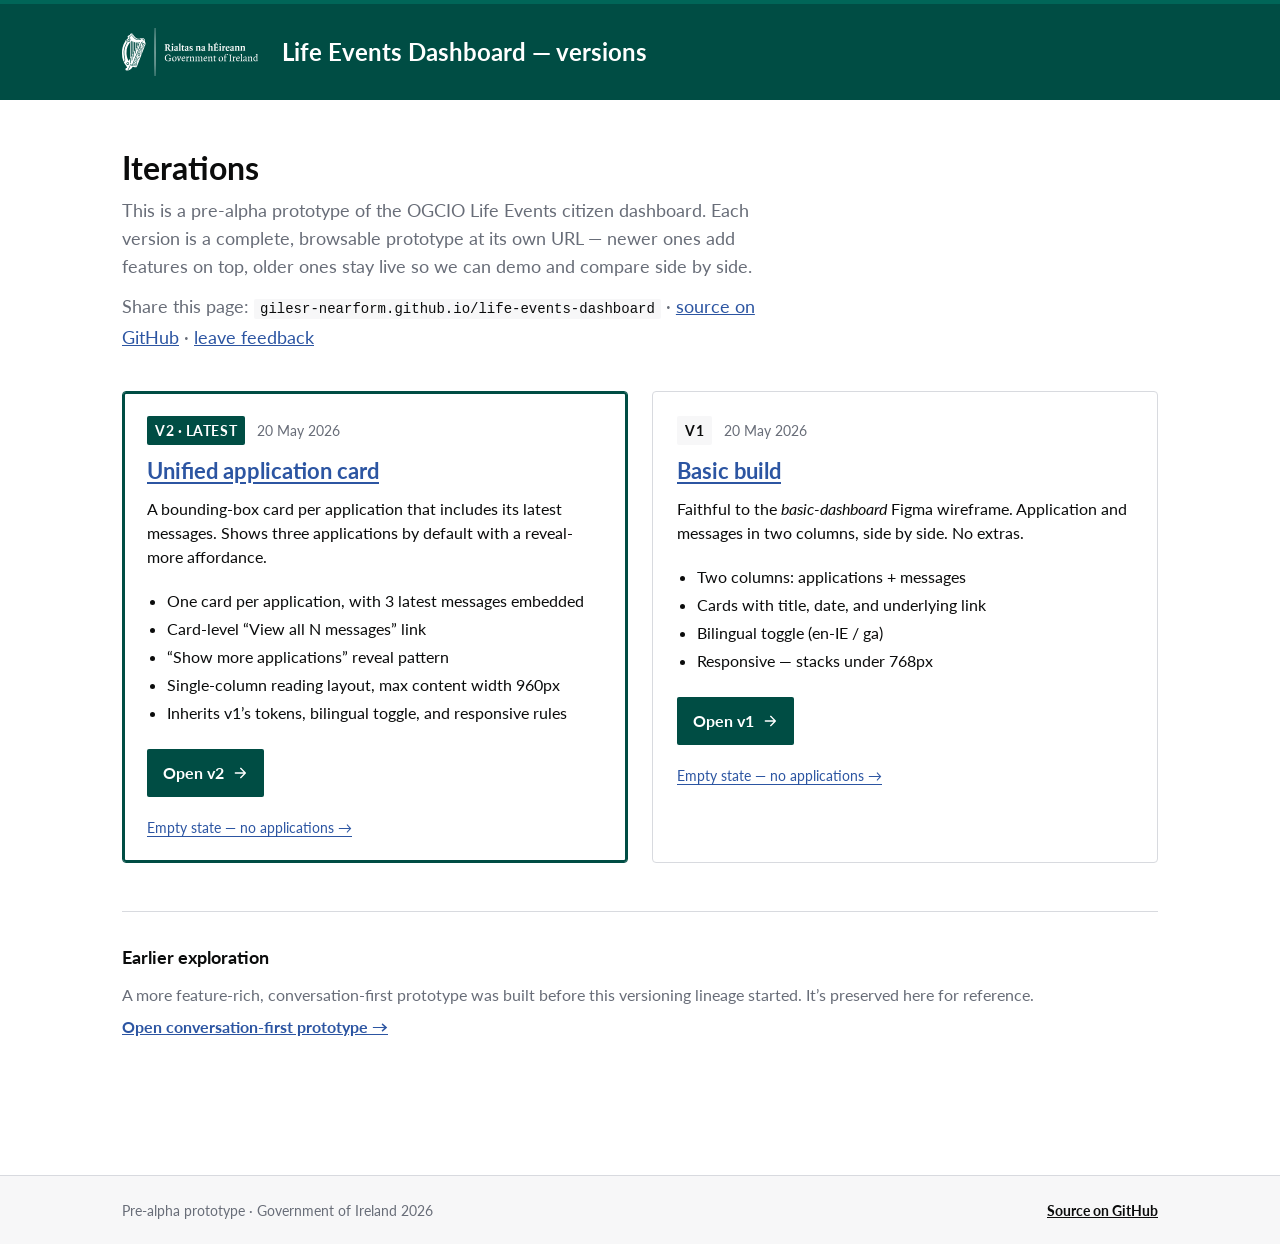
<file: index.html>
<!DOCTYPE html>
<html lang="en-IE">
<head>
  <meta charset="UTF-8" />
  <meta name="viewport" content="width=device-width, initial-scale=1" />
  <title>Life Events Dashboard — versions</title>
  <meta name="description" content="Pick a version of the OGCIO Life Events dashboard prototype." />
  <meta name="theme-color" content="#004d44" />
  <link rel="preconnect" href="https://fonts.googleapis.com" />
  <link rel="preconnect" href="https://fonts.gstatic.com" crossorigin />
  <link href="https://fonts.googleapis.com/css2?family=Lato:wght@400;700;900&display=swap" rel="stylesheet" />
  <style>
    :root {
      --primary: #004d44;
      --primary-subtle: #006658;
      --primary-hover: #003a33;
      --text: #0b0c0c;
      --text-muted: #686d78;
      --inverse: #ffffff;
      --link: #2c55a2;
      --surface: #ffffff;
      --surface-1: #f7f7f8;
      --surface-2: #e9eaed;
      --border: #d8dadf;
      --focus: #fd0;
      --font: "Lato", system-ui, -apple-system, "Segoe UI", Arial, sans-serif;
    }
    *,*::before,*::after{box-sizing:border-box;}
    body{
      margin:0; font-family:var(--font); font-size:16px; line-height:1.5;
      color:var(--text); background:var(--surface);
      -webkit-font-smoothing:antialiased;
    }
    a{ color:var(--link); }
    :focus-visible{ outline:3px solid var(--focus); outline-offset:2px; }

    .container{ max-width:1100px; margin:0 auto; padding:0 32px; }

    header.top{
      background:var(--primary); color:var(--inverse);
      padding:24px 0; border-top:4px solid var(--primary-subtle);
    }
    header.top .container{ display:flex; align-items:center; gap:24px; }
    header.top .logo{ height:48px; width:auto; display:block; }
    header.top h1{
      margin:0; font-size:24px; line-height:30px; font-weight:700;
    }

    main{ padding:48px 0 64px; }
    .lede{
      max-width:680px; margin:0 0 40px;
    }
    .lede h2{ margin:0 0 8px; font-size:32px; line-height:40px; font-weight:700; }
    .lede p{ margin:0 0 12px; font-size:18px; line-height:28px; color:var(--text-muted); }
    .lede p:last-child{ margin-bottom:0; }
    .lede__share{ font-size:15px; }
    .lede__share code{
      background: var(--surface-1); padding: 2px 6px; border-radius: 2px;
      font-family: ui-monospace, SFMono-Regular, Menlo, monospace; font-size:14px;
      color: var(--text);
    }
    .lede__share a{ color: var(--link); }

    .versions{ display:grid; gap:24px; }
    @media (min-width: 720px){
      .versions{ grid-template-columns: repeat(2, 1fr); }
    }

    .v-card{
      display:flex; flex-direction:column;
      gap:12px;
      padding:24px;
      border:1px solid var(--border);
      border-radius:4px;
      background:var(--surface);
      transition: box-shadow 0.15s, border-color 0.15s, transform 0.15s;
    }
    .v-card:hover{
      border-color: var(--primary-subtle);
      box-shadow: 0 4px 12px rgba(0,0,0,0.06);
    }
    .v-card--latest{
      border-color: var(--primary);
      box-shadow: 0 0 0 2px var(--primary) inset;
    }

    .v-card__row{ display:flex; align-items:baseline; gap:12px; flex-wrap:wrap; }
    .v-card__tag{
      display:inline-block;
      background: var(--surface-1);
      color: var(--text);
      font-size:14px; font-weight:700;
      padding: 4px 8px; border-radius: 2px;
      text-transform: uppercase; letter-spacing: 0.04em;
    }
    .v-card__tag--latest{ background:var(--primary); color:var(--inverse); }
    .v-card__date{ color:var(--text-muted); font-size:14px; }

    .v-card__title{ margin:0; font-size:22px; line-height:28px; font-weight:700; }
    .v-card__title a{
      color: var(--link); text-decoration: underline; text-underline-offset: 3px;
    }
    .v-card__title a:hover{ color: var(--primary-hover); }

    .v-card__desc{ margin:0; color:var(--text); }
    .v-card__features{ margin: 8px 0 0; padding-left: 20px; color: var(--text); }
    .v-card__features li{ margin-bottom: 4px; }

    .v-card__open{
      align-self:flex-start; margin-top: 8px;
      display:inline-flex; align-items:center; gap:8px;
      padding:12px 16px;
      background: var(--primary); color: var(--inverse);
      font-weight:700; font-size:16px; line-height:24px;
      text-decoration:none; border-radius:2px;
    }
    .v-card__open:hover{ background: var(--primary-hover); color: var(--inverse); }
    .v-card__open svg{ width:16px; height:16px; }

    .v-card__variants{ margin: 8px 0 0; font-size: 14px; }
    .v-card__variants a{ color: var(--link); text-decoration: underline; text-underline-offset: 3px; }

    .archive{
      margin-top:48px; padding-top:32px;
      border-top:1px solid var(--border);
    }
    .archive h3{ margin:0 0 12px; font-size:18px; }
    .archive p{ margin:0 0 8px; color:var(--text-muted); }
    .archive a{ font-weight:700; }

    footer{
      background: var(--surface-1); color: var(--text-muted);
      padding: 24px 0; margin-top: 64px;
      border-top: 1px solid var(--border);
      font-size: 14px;
    }
    footer .container{ display:flex; justify-content: space-between; flex-wrap: wrap; gap: 12px; }
    footer a{ color: var(--text); font-weight: 700; }
  </style>
</head>
<body>
  <header class="top">
    <div class="container">
      <img src="assets/logos/gov-white.svg" alt="" width="181" height="64" class="logo" />
      <h1>Life Events Dashboard — versions</h1>
    </div>
  </header>

  <main>
    <div class="container">
      <div class="lede">
        <h2>Iterations</h2>
        <p>This is a pre-alpha prototype of the OGCIO Life Events citizen dashboard. Each version is a complete, browsable prototype at its own URL &mdash; newer ones add features on top, older ones stay live so we can demo and compare side by side.</p>
        <p class="lede__share">Share this page: <code>gilesr-nearform.github.io/life-events-dashboard</code> &middot; <a href="https://github.com/gilesr-nearform/life-events-dashboard">source on GitHub</a> &middot; <a href="https://github.com/gilesr-nearform/life-events-dashboard/issues/new">leave feedback</a></p>
      </div>

      <div class="versions">

        <article class="v-card v-card--latest">
          <div class="v-card__row">
            <span class="v-card__tag v-card__tag--latest">v2 · latest</span>
            <span class="v-card__date">20 May 2026</span>
          </div>
          <h3 class="v-card__title"><a href="v2/">Unified application card</a></h3>
          <p class="v-card__desc">A bounding-box card per application that includes its latest messages. Shows three applications by default with a reveal-more affordance.</p>
          <ul class="v-card__features">
            <li>One card per application, with 3 latest messages embedded</li>
            <li>Card-level &ldquo;View all N messages&rdquo; link</li>
            <li>&ldquo;Show more applications&rdquo; reveal pattern</li>
            <li>Single-column reading layout, max content width 960px</li>
            <li>Inherits v1&rsquo;s tokens, bilingual toggle, and responsive rules</li>
          </ul>
          <a href="v2/" class="v-card__open">
            Open v2
            <svg viewBox="0 0 24 24" aria-hidden="true" fill="none"><path d="M5 12h14M13 5l7 7-7 7" stroke="currentColor" stroke-width="2" stroke-linecap="round" stroke-linejoin="round"/></svg>
          </a>
          <p class="v-card__variants"><a href="v2/empty.html">Empty state &mdash; no applications &rarr;</a></p>
        </article>

        <article class="v-card">
          <div class="v-card__row">
            <span class="v-card__tag">v1</span>
            <span class="v-card__date">20 May 2026</span>
          </div>
          <h3 class="v-card__title"><a href="v1/">Basic build</a></h3>
          <p class="v-card__desc">Faithful to the <em>basic-dashboard</em> Figma wireframe. Application and messages in two columns, side by side. No extras.</p>
          <ul class="v-card__features">
            <li>Two columns: applications + messages</li>
            <li>Cards with title, date, and underlying link</li>
            <li>Bilingual toggle (en-IE / ga)</li>
            <li>Responsive &mdash; stacks under 768px</li>
          </ul>
          <a href="v1/" class="v-card__open">
            Open v1
            <svg viewBox="0 0 24 24" aria-hidden="true" fill="none"><path d="M5 12h14M13 5l7 7-7 7" stroke="currentColor" stroke-width="2" stroke-linecap="round" stroke-linejoin="round"/></svg>
          </a>
          <p class="v-card__variants"><a href="v1/empty.html">Empty state &mdash; no applications &rarr;</a></p>
        </article>

      </div>

      <section class="archive">
        <h3>Earlier exploration</h3>
        <p>A more feature-rich, conversation-first prototype was built before this versioning lineage started. It&rsquo;s preserved here for reference.</p>
        <p><a href="archive/conversation-first/index.html">Open conversation-first prototype →</a></p>
      </section>
    </div>
  </main>

  <footer>
    <div class="container">
      <span>Pre-alpha prototype · Government of Ireland 2026</span>
      <span><a href="https://github.com/gilesr-nearform/life-events-dashboard">Source on GitHub</a></span>
    </div>
  </footer>
</body>
</html>
</file>
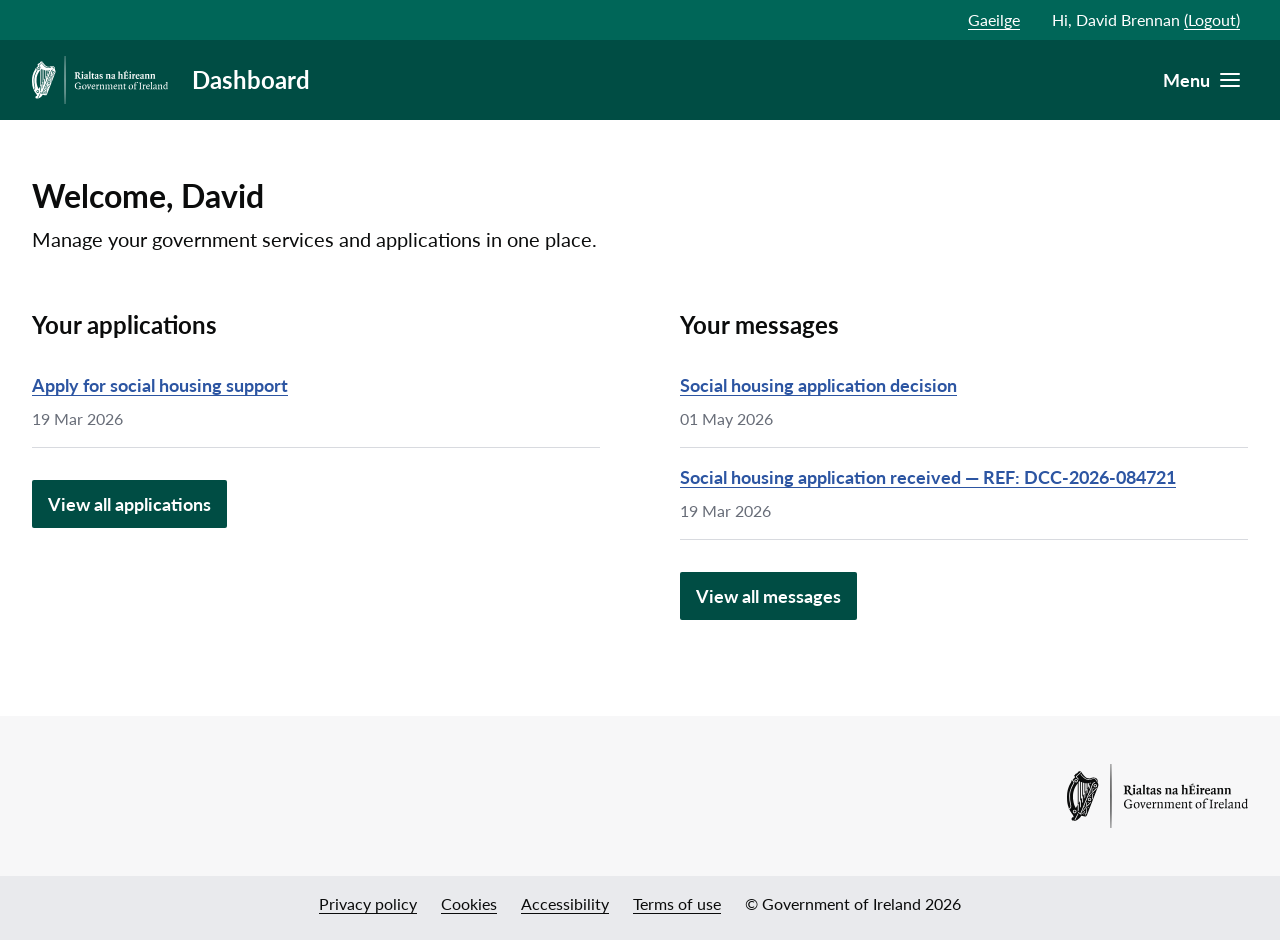
<file: v1/index.html>
<!DOCTYPE html>
<html lang="en-IE">
<head>
  <meta charset="UTF-8" />
  <meta name="viewport" content="width=device-width, initial-scale=1" />
  <title>Dashboard — gov.ie</title>
  <meta name="description" content="Life Events dashboard prototype v1 — basic build, application + relevant messages." />
  <meta name="theme-color" content="#004d44" />
  <link rel="preconnect" href="https://fonts.googleapis.com" />
  <link rel="preconnect" href="https://fonts.gstatic.com" crossorigin />
  <link href="https://fonts.googleapis.com/css2?family=Lato:wght@400;700;900&display=swap" rel="stylesheet" />
  <link rel="stylesheet" href="styles.css" />
</head>
<body>
  <a href="#main" class="skip-link">
    <span data-en>Skip to main content</span><span data-ga>Léim go príomhábhar</span>
  </a>

  <!-- Top utility bar: language + user / logout -->
  <div class="top-bar">
    <div class="container top-bar__inner">
      <button type="button" class="top-bar__link" data-lang-toggle aria-pressed="false">
        <span data-en>Gaeilge</span><span data-ga>English</span>
      </button>
      <span class="top-bar__user">
        <span data-en>Hi, David Brennan</span><span data-ga>Dia duit, David Brennan</span>
        <a href="#" class="top-bar__user-link">
          (<span data-en>Logout</span><span data-ga>Logáil amach</span>)
        </a>
      </span>
    </div>
  </div>

  <!-- Main header: brand + service title + menu -->
  <header class="app-header" role="banner">
    <div class="container app-header__inner">
      <a href="#" class="app-header__brand" aria-label="Rialtas na hÉireann, Government of Ireland">
        <img src="assets/logos/gov-white.svg" alt="" width="181" height="64" class="app-header__logo" />
      </a>
      <span class="app-header__title">
        <span data-en>Dashboard</span><span data-ga>Deais</span>
      </span>
      <!-- Visual-only menu button. No drawer wired in v1 (basic build). -->
      <button type="button" class="app-header__menu" aria-label="Menu" disabled>
        <span data-en>Menu</span><span data-ga>Roghchlár</span>
        <svg viewBox="0 0 24 24" aria-hidden="true" class="app-header__menu-icon">
          <path d="M3 6h18M3 12h18M3 18h18" stroke="currentColor" stroke-width="2" stroke-linecap="round" />
        </svg>
      </button>
    </div>
  </header>

  <main id="main" class="main" tabindex="-1">
    <div class="container">

      <!-- Welcome / page header -->
      <section class="page-header" aria-labelledby="welcome-title">
        <h1 id="welcome-title" class="page-header__title">
          <span data-en>Welcome, David</span><span data-ga>Fáilte, David</span>
        </h1>
        <p class="page-header__lead">
          <span data-en>Manage your government services and applications in one place.</span>
          <span data-ga>Bainistigh do sheirbhísí rialtais agus iarratais in aon áit amháin.</span>
        </p>
      </section>

      <!-- Two-column: applications | messages -->
      <section class="dashboard-grid" aria-label="Your applications and messages">

        <!-- Applications column -->
        <article class="dash-column" aria-labelledby="apps-heading">
          <h2 id="apps-heading" class="dash-column__heading">
            <span data-en>Your applications</span><span data-ga>D'iarratais</span>
          </h2>
          <ul class="dash-list" role="list">
            <li class="dash-card">
              <a href="#" class="dash-card__title">
                Apply for social housing support
              </a>
              <p class="dash-card__date">
                <time datetime="2026-03-19">19 Mar 2026</time>
              </p>
            </li>
          </ul>
          <a href="#" class="btn btn--primary">
            <span data-en>View all applications</span><span data-ga>Féach gach iarratas</span>
          </a>
        </article>

        <!-- Messages column -->
        <article class="dash-column" aria-labelledby="msgs-heading">
          <h2 id="msgs-heading" class="dash-column__heading">
            <span data-en>Your messages</span><span data-ga>Do theachtaireachtaí</span>
          </h2>
          <ul class="dash-list" role="list">
            <li class="dash-card">
              <a href="#" class="dash-card__title">
                Social housing application decision
              </a>
              <p class="dash-card__date">
                <time datetime="2026-05-01">01 May 2026</time>
              </p>
            </li>
            <li class="dash-card">
              <a href="#" class="dash-card__title">
                Social housing application received — REF: DCC-2026-084721
              </a>
              <p class="dash-card__date">
                <time datetime="2026-03-19">19 Mar 2026</time>
              </p>
            </li>
          </ul>
          <a href="#" class="btn btn--primary">
            <span data-en>View all messages</span><span data-ga>Féach gach teachtaireacht</span>
          </a>
        </article>

      </section>

    </div>
  </main>

  <!-- Footer: brand band + utility band -->
  <footer class="app-footer" role="contentinfo">
    <div class="app-footer__brand-band">
      <div class="container app-footer__brand-band-inner">
        <img src="assets/logos/gov-black.svg" alt="Rialtas na hÉireann, Government of Ireland" width="181" height="64" class="app-footer__logo" />
      </div>
    </div>
    <div class="app-footer__utility-band">
      <div class="container app-footer__utility-band-inner">
        <ul class="app-footer__links" role="list">
          <li><a href="#privacy"><span data-en>Privacy policy</span><span data-ga>Polasaí príobháideachais</span></a></li>
          <li><a href="#cookies"><span data-en>Cookies</span><span data-ga>Fianáin</span></a></li>
          <li><a href="#accessibility"><span data-en>Accessibility</span><span data-ga>Inrochtaineacht</span></a></li>
          <li><a href="#terms"><span data-en>Terms of use</span><span data-ga>Téarmaí úsáide</span></a></li>
        </ul>
        <p class="app-footer__copy">
          <span data-en>© Government of Ireland 2026</span>
          <span data-ga>© Rialtas na hÉireann 2026</span>
        </p>
      </div>
    </div>
  </footer>

  <script src="app.js" defer></script>
</body>
</html>
</file>
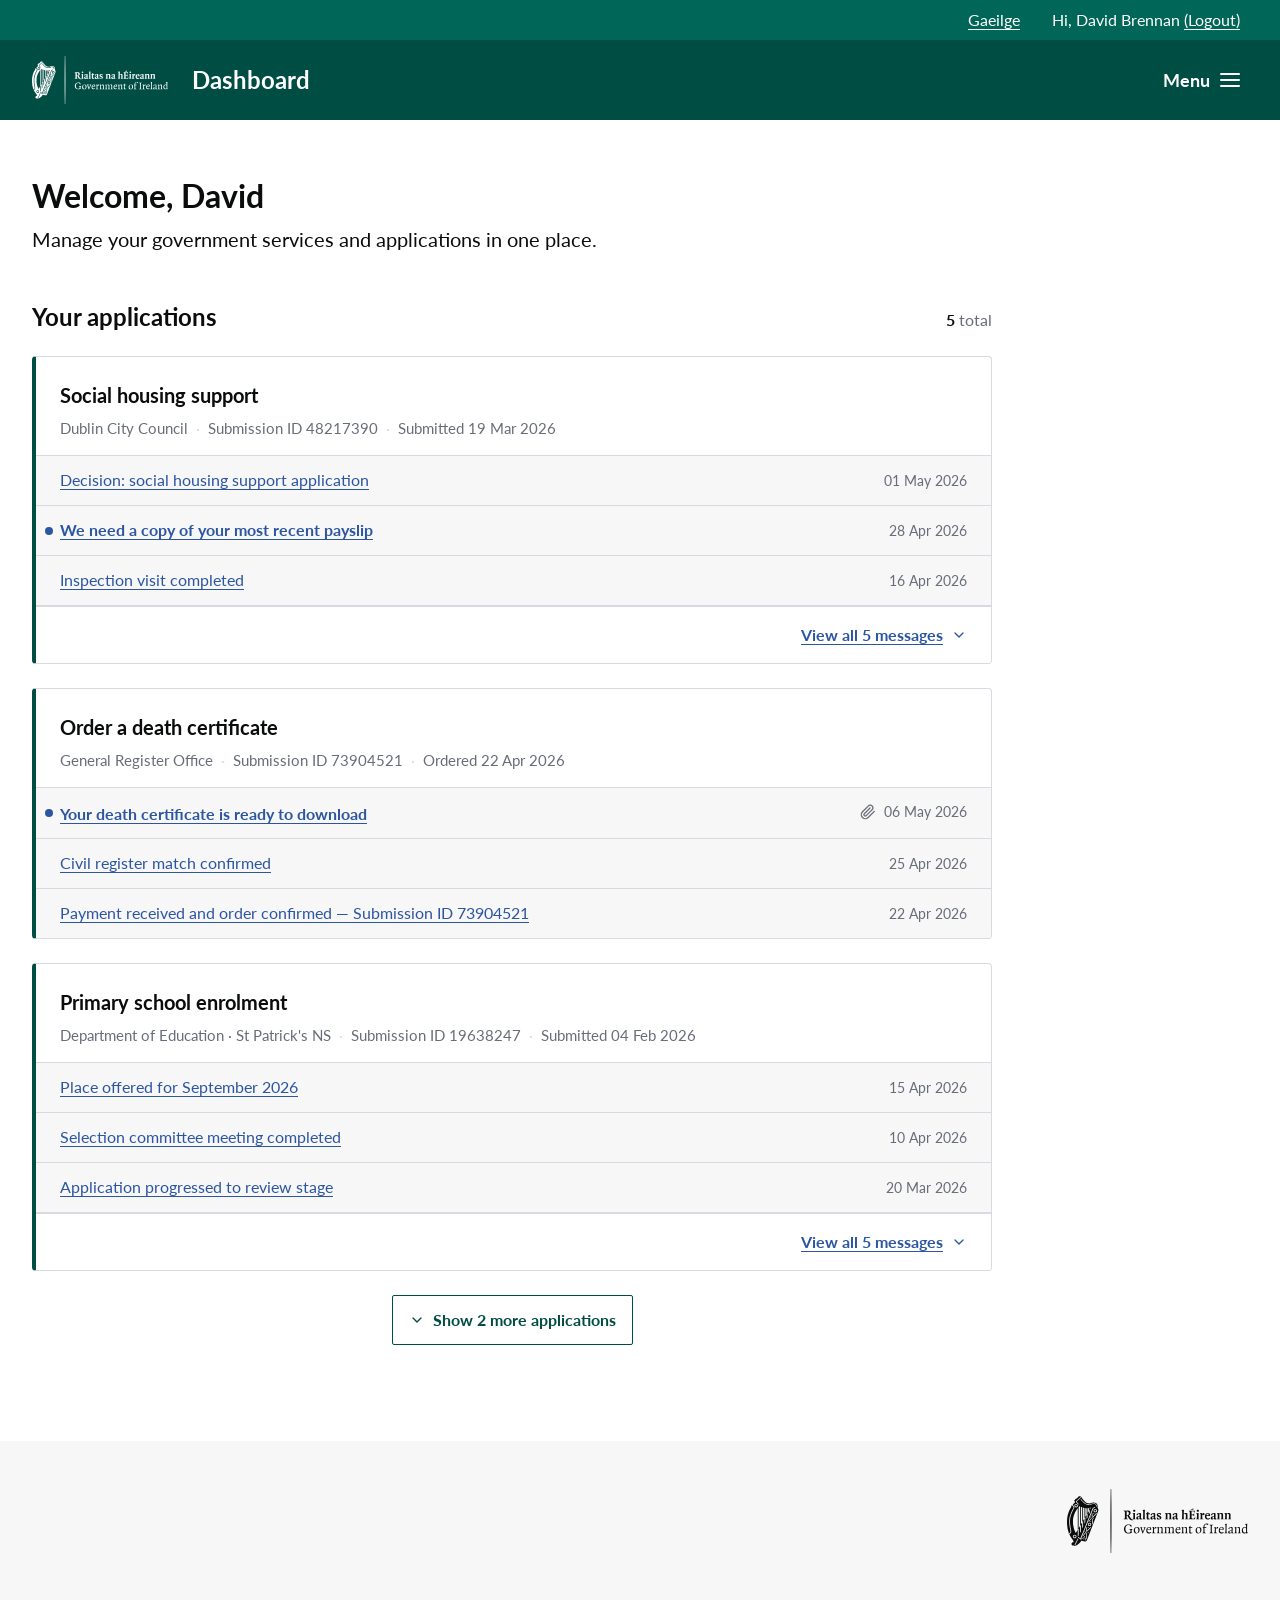
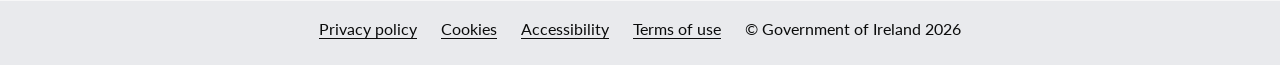
<file: v2/index.html>
<!DOCTYPE html>
<html lang="en-IE">
<head>
  <meta charset="UTF-8" />
  <meta name="viewport" content="width=device-width, initial-scale=1" />
  <title>Dashboard — gov.ie</title>
  <meta name="description" content="Life Events dashboard prototype v2 — unified application cards with embedded messages." />
  <meta name="theme-color" content="#004d44" />
  <link rel="preconnect" href="https://fonts.googleapis.com" />
  <link rel="preconnect" href="https://fonts.gstatic.com" crossorigin />
  <link href="https://fonts.googleapis.com/css2?family=Lato:wght@400;700;900&display=swap" rel="stylesheet" />
  <link rel="stylesheet" href="styles.css" />
</head>
<body>
  <a href="#main" class="skip-link">
    <span data-en>Skip to main content</span><span data-ga>Léim go príomhábhar</span>
  </a>

  <!-- Top utility bar: language + user / logout -->
  <div class="top-bar">
    <div class="container top-bar__inner">
      <button type="button" class="top-bar__link" data-lang-toggle aria-pressed="false">
        <span data-en>Gaeilge</span><span data-ga>English</span>
      </button>
      <span class="top-bar__user">
        <span data-en>Hi, David Brennan</span><span data-ga>Dia duit, David Brennan</span>
        <a href="#" class="top-bar__user-link">
          (<span data-en>Logout</span><span data-ga>Logáil amach</span>)
        </a>
      </span>
    </div>
  </div>

  <!-- Main header -->
  <header class="app-header" role="banner">
    <div class="container app-header__inner">
      <a href="#" class="app-header__brand" aria-label="Rialtas na hÉireann, Government of Ireland">
        <img src="assets/logos/gov-white.svg" alt="" width="181" height="64" class="app-header__logo" />
      </a>
      <span class="app-header__title">
        <span data-en>Dashboard</span><span data-ga>Deais</span>
      </span>
      <button type="button" class="app-header__menu" aria-label="Menu" disabled>
        <span data-en>Menu</span><span data-ga>Roghchlár</span>
        <svg viewBox="0 0 24 24" aria-hidden="true" class="app-header__menu-icon">
          <path d="M3 6h18M3 12h18M3 18h18" stroke="currentColor" stroke-width="2" stroke-linecap="round" />
        </svg>
      </button>
    </div>
  </header>

  <main id="main" class="main" tabindex="-1">
    <div class="container">

      <section class="page-header" aria-labelledby="welcome-title">
        <h1 id="welcome-title" class="page-header__title">
          <span data-en>Welcome, David</span><span data-ga>Fáilte, David</span>
        </h1>
        <p class="page-header__lead">
          <span data-en>Manage your government services and applications in one place.</span>
          <span data-ga>Bainistigh do sheirbhísí rialtais agus iarratais in aon áit amháin.</span>
        </p>
      </section>

      <!-- Single-column list of bounded application cards.
           Each card unifies an application with its 3 latest messages. -->
      <section class="apps" aria-labelledby="apps-heading">
        <div class="apps__head">
          <h2 id="apps-heading" class="apps__heading">
            <span data-en>Your applications</span><span data-ga>D'iarratais</span>
          </h2>
          <p class="apps__count" aria-live="polite">
            <span data-app-count>5</span>
            <span data-en>total</span><span data-ga>san iomlán</span>
          </p>
        </div>

        <ul class="apps__list" role="list">

          <!-- 1 · Social housing support — most recent activity, needs action -->
          <li class="app-card">
            <header class="app-card__head">
              <h3 class="app-card__title">
                <a href="#">Social housing support</a>
              </h3>
              <p class="app-card__meta">
                <span>Dublin City Council</span>
                <span aria-hidden="true" class="app-card__meta-sep">·</span>
                <span>Submission ID 48217390</span>
                <span aria-hidden="true" class="app-card__meta-sep">·</span>
                <span><span data-en>Submitted</span><span data-ga>Curtha isteach</span> <time datetime="2026-03-19">19 Mar 2026</time></span>
              </p>
            </header>

            <ul class="msgs" role="list" aria-label="Latest messages">
              <li class="msg">
                <a class="msg__title" href="#">Decision: social housing support application</a>
                <p class="msg__date"><time datetime="2026-05-01">01 May 2026</time></p>
              </li>
              <li class="msg msg--unread">
                <a class="msg__title" href="#">We need a copy of your most recent payslip</a>
                <p class="msg__date"><time datetime="2026-04-28">28 Apr 2026</time></p>
              </li>
              <li class="msg">
                <a class="msg__title" href="#">Inspection visit completed</a>
                <p class="msg__date"><time datetime="2026-04-16">16 Apr 2026</time></p>
              </li>
              <li class="msg" data-msg-hidden hidden>
                <a class="msg__title" href="#">Habitual residence check passed</a>
                <p class="msg__date"><time datetime="2026-03-28">28 Mar 2026</time></p>
              </li>
              <li class="msg" data-msg-hidden hidden>
                <a class="msg__title" href="#">Application received — Submission ID 48217390</a>
                <p class="msg__date"><time datetime="2026-03-19">19 Mar 2026</time></p>
              </li>
            </ul>

            <footer class="app-card__foot">
              <button type="button" class="link-arrow" data-expand-thread aria-expanded="false">
                <span data-label><span data-en>View all 5 messages</span><span data-ga>Féach gach 5 teachtaireachtaí</span></span>
                <svg viewBox="0 0 24 24" aria-hidden="true" class="link-arrow__chev"><path d="M6 9l6 6 6-6" stroke="currentColor" stroke-width="2" stroke-linecap="round" stroke-linejoin="round" fill="none"/></svg>
              </button>
            </footer>
          </li>

          <!-- 2 · Order a death certificate — recent transactional service -->
          <li class="app-card">
            <header class="app-card__head">
              <h3 class="app-card__title">
                <a href="#">Order a death certificate</a>
              </h3>
              <p class="app-card__meta">
                <span>General Register Office</span>
                <span aria-hidden="true" class="app-card__meta-sep">·</span>
                <span>Submission ID 73904521</span>
                <span aria-hidden="true" class="app-card__meta-sep">·</span>
                <span><span data-en>Ordered</span><span data-ga>Ordaithe</span> <time datetime="2026-04-22">22 Apr 2026</time></span>
              </p>
            </header>

            <ul class="msgs" role="list" aria-label="Latest messages">
              <li class="msg msg--unread">
                <a class="msg__title" href="#">Your death certificate is ready to download</a>
                <p class="msg__date">
                  <span class="msg__attachment" aria-label="Includes PDF attachment">
                    <svg viewBox="0 0 24 24" aria-hidden="true" fill="none" stroke="currentColor" stroke-width="2" stroke-linecap="round" stroke-linejoin="round"><path d="m21.44 11.05-9.19 9.19a6 6 0 0 1-8.49-8.49l8.57-8.57A4 4 0 1 1 17.93 8.83l-8.59 8.57a2 2 0 0 1-2.83-2.83l8.49-8.48"/></svg>
                  </span>
                  <time datetime="2026-05-06">06 May 2026</time>
                </p>
              </li>
              <li class="msg">
                <a class="msg__title" href="#">Civil register match confirmed</a>
                <p class="msg__date"><time datetime="2026-04-25">25 Apr 2026</time></p>
              </li>
              <li class="msg">
                <a class="msg__title" href="#">Payment received and order confirmed — Submission ID 73904521</a>
                <p class="msg__date"><time datetime="2026-04-22">22 Apr 2026</time></p>
              </li>
            </ul>
          </li>

          <!-- 3 · Primary school enrolment — family / planning context -->
          <li class="app-card">
            <header class="app-card__head">
              <h3 class="app-card__title">
                <a href="#">Primary school enrolment</a>
              </h3>
              <p class="app-card__meta">
                <span>Department of Education · St Patrick's NS</span>
                <span aria-hidden="true" class="app-card__meta-sep">·</span>
                <span>Submission ID 19638247</span>
                <span aria-hidden="true" class="app-card__meta-sep">·</span>
                <span><span data-en>Submitted</span><span data-ga>Curtha isteach</span> <time datetime="2026-02-04">04 Feb 2026</time></span>
              </p>
            </header>

            <ul class="msgs" role="list" aria-label="Latest messages">
              <li class="msg">
                <a class="msg__title" href="#">Place offered for September 2026</a>
                <p class="msg__date"><time datetime="2026-04-15">15 Apr 2026</time></p>
              </li>
              <li class="msg">
                <a class="msg__title" href="#">Selection committee meeting completed</a>
                <p class="msg__date"><time datetime="2026-04-10">10 Apr 2026</time></p>
              </li>
              <li class="msg">
                <a class="msg__title" href="#">Application progressed to review stage</a>
                <p class="msg__date"><time datetime="2026-03-20">20 Mar 2026</time></p>
              </li>
              <li class="msg" data-msg-hidden hidden>
                <a class="msg__title" href="#">All supporting documents received</a>
                <p class="msg__date"><time datetime="2026-02-12">12 Feb 2026</time></p>
              </li>
              <li class="msg" data-msg-hidden hidden>
                <a class="msg__title" href="#">Application acknowledged — Submission ID 19638247</a>
                <p class="msg__date"><time datetime="2026-02-04">04 Feb 2026</time></p>
              </li>
            </ul>

            <footer class="app-card__foot">
              <button type="button" class="link-arrow" data-expand-thread aria-expanded="false">
                <span data-label><span data-en>View all 5 messages</span><span data-ga>Féach gach 5 teachtaireachtaí</span></span>
                <svg viewBox="0 0 24 24" aria-hidden="true" class="link-arrow__chev"><path d="M6 9l6 6 6-6" stroke="currentColor" stroke-width="2" stroke-linecap="round" stroke-linejoin="round" fill="none"/></svg>
              </button>
            </footer>
          </li>

          <!-- 4 · Order a marriage certificate — hidden, revealed by "Show more" -->
          <li class="app-card" data-extra hidden>
            <header class="app-card__head">
              <h3 class="app-card__title">
                <a href="#">Order a marriage certificate</a>
              </h3>
              <p class="app-card__meta">
                <span>General Register Office</span>
                <span aria-hidden="true" class="app-card__meta-sep">·</span>
                <span>Submission ID 60294817</span>
                <span aria-hidden="true" class="app-card__meta-sep">·</span>
                <span><span data-en>Ordered</span><span data-ga>Ordaithe</span> <time datetime="2026-04-09">09 Apr 2026</time></span>
              </p>
            </header>

            <ul class="msgs" role="list" aria-label="Latest messages">
              <li class="msg">
                <a class="msg__title" href="#">Your marriage certificate is ready to download</a>
                <p class="msg__date">
                  <span class="msg__attachment" aria-label="Includes PDF attachment">
                    <svg viewBox="0 0 24 24" aria-hidden="true" fill="none" stroke="currentColor" stroke-width="2" stroke-linecap="round" stroke-linejoin="round"><path d="m21.44 11.05-9.19 9.19a6 6 0 0 1-8.49-8.49l8.57-8.57A4 4 0 1 1 17.93 8.83l-8.59 8.57a2 2 0 0 1-2.83-2.83l8.49-8.48"/></svg>
                  </span>
                  <time datetime="2026-04-16">16 Apr 2026</time>
                </p>
              </li>
              <li class="msg">
                <a class="msg__title" href="#">Match found in civil register</a>
                <p class="msg__date"><time datetime="2026-04-12">12 Apr 2026</time></p>
              </li>
              <li class="msg">
                <a class="msg__title" href="#">Order received and payment confirmed — Submission ID 60294817</a>
                <p class="msg__date"><time datetime="2026-04-09">09 Apr 2026</time></p>
              </li>
            </ul>
          </li>

          <!-- 5 · Annual fishing licence — always the OLDEST, hidden, anchored to the bottom -->
          <li class="app-card" data-extra hidden>
            <header class="app-card__head">
              <h3 class="app-card__title">
                <a href="#">Annual fishing licence</a>
              </h3>
              <p class="app-card__meta">
                <span>Inland Fisheries Ireland</span>
                <span aria-hidden="true" class="app-card__meta-sep">·</span>
                <span>Submission ID 31875649</span>
                <span aria-hidden="true" class="app-card__meta-sep">·</span>
                <span><span data-en>Issued</span><span data-ga>Eisithe</span> <time datetime="2025-05-12">12 May 2025</time></span>
              </p>
            </header>

            <ul class="msgs" role="list" aria-label="Latest messages">
              <li class="msg">
                <a class="msg__title" href="#">Your 2025 licence is valid until 31 Dec 2025</a>
                <p class="msg__date"><time datetime="2025-05-12">12 May 2025</time></p>
              </li>
              <li class="msg">
                <a class="msg__title" href="#">Payment received — Submission ID 31875649</a>
                <p class="msg__date"><time datetime="2025-05-12">12 May 2025</time></p>
              </li>
            </ul>
          </li>

        </ul>

        <div class="apps__reveal">
          <button type="button" class="btn btn--ghost" data-reveal-more aria-expanded="false">
            <svg viewBox="0 0 24 24" aria-hidden="true" class="btn__chev"><path d="M6 9l6 6 6-6" stroke="currentColor" stroke-width="2" stroke-linecap="round" stroke-linejoin="round" fill="none"/></svg>
            <span data-reveal-label>
              <span data-en>Show 2 more applications</span><span data-ga>Taispeáin 2 iarratas eile</span>
            </span>
          </button>
        </div>
      </section>

    </div>
  </main>

  <footer class="app-footer" role="contentinfo">
    <div class="app-footer__brand-band">
      <div class="container app-footer__brand-band-inner">
        <img src="assets/logos/gov-black.svg" alt="Rialtas na hÉireann, Government of Ireland" width="181" height="64" class="app-footer__logo" />
      </div>
    </div>
    <div class="app-footer__utility-band">
      <div class="container app-footer__utility-band-inner">
        <ul class="app-footer__links" role="list">
          <li><a href="#privacy"><span data-en>Privacy policy</span><span data-ga>Polasaí príobháideachais</span></a></li>
          <li><a href="#cookies"><span data-en>Cookies</span><span data-ga>Fianáin</span></a></li>
          <li><a href="#accessibility"><span data-en>Accessibility</span><span data-ga>Inrochtaineacht</span></a></li>
          <li><a href="#terms"><span data-en>Terms of use</span><span data-ga>Téarmaí úsáide</span></a></li>
        </ul>
        <p class="app-footer__copy">
          <span data-en>© Government of Ireland 2026</span>
          <span data-ga>© Rialtas na hÉireann 2026</span>
        </p>
      </div>
    </div>
  </footer>

  <script src="app.js" defer></script>
</body>
</html>
</file>
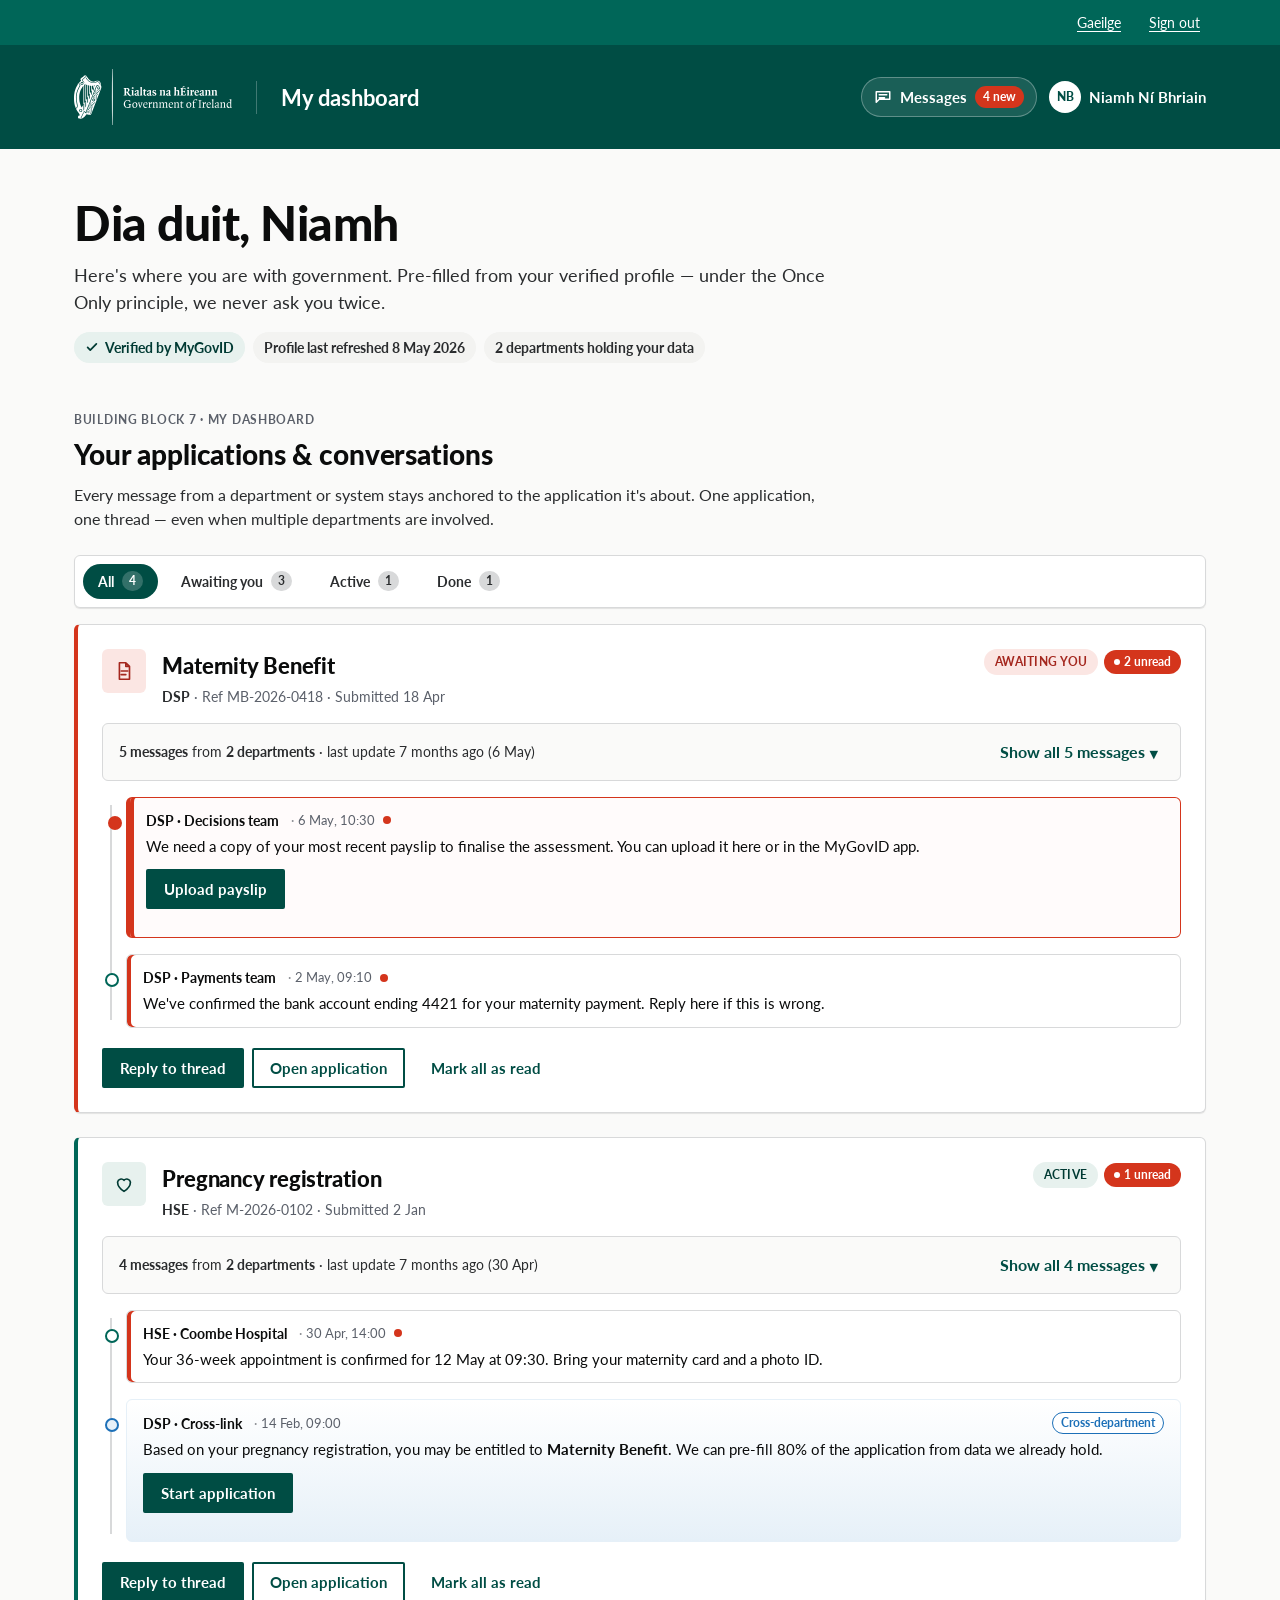
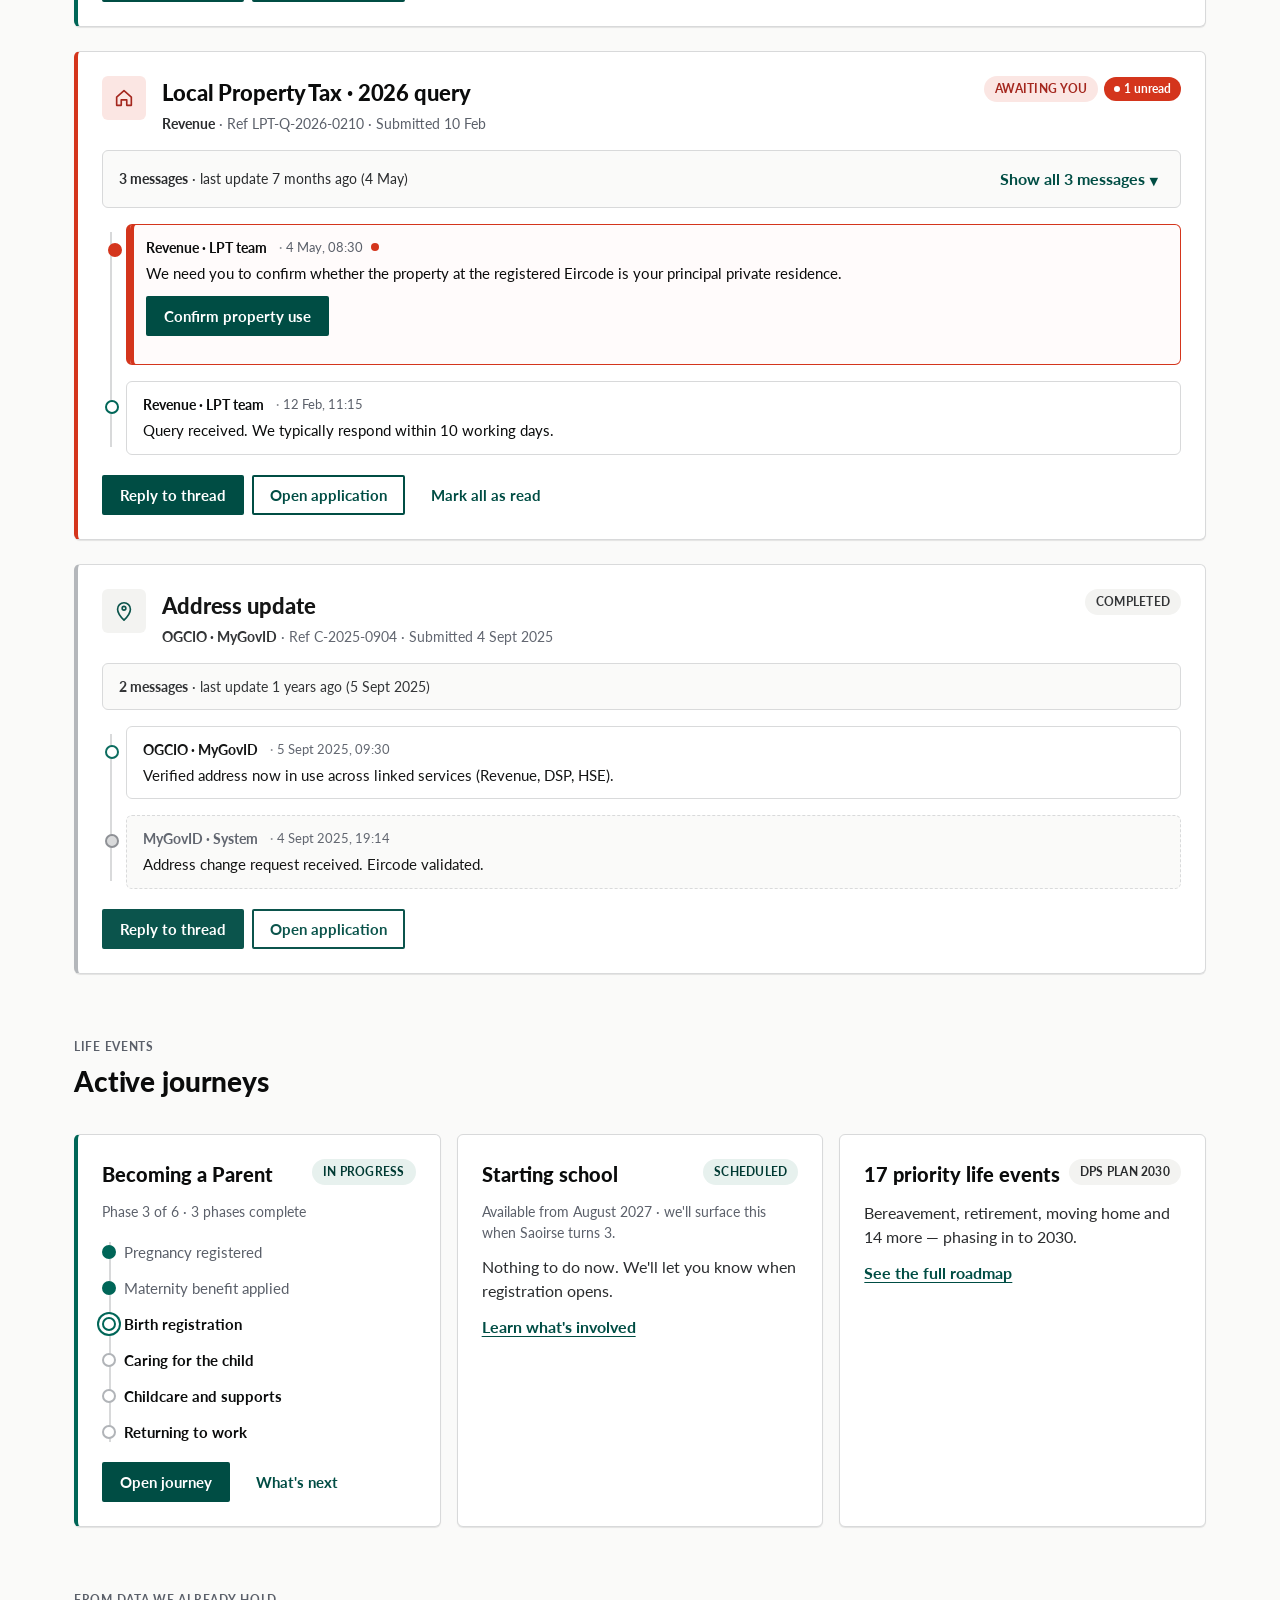
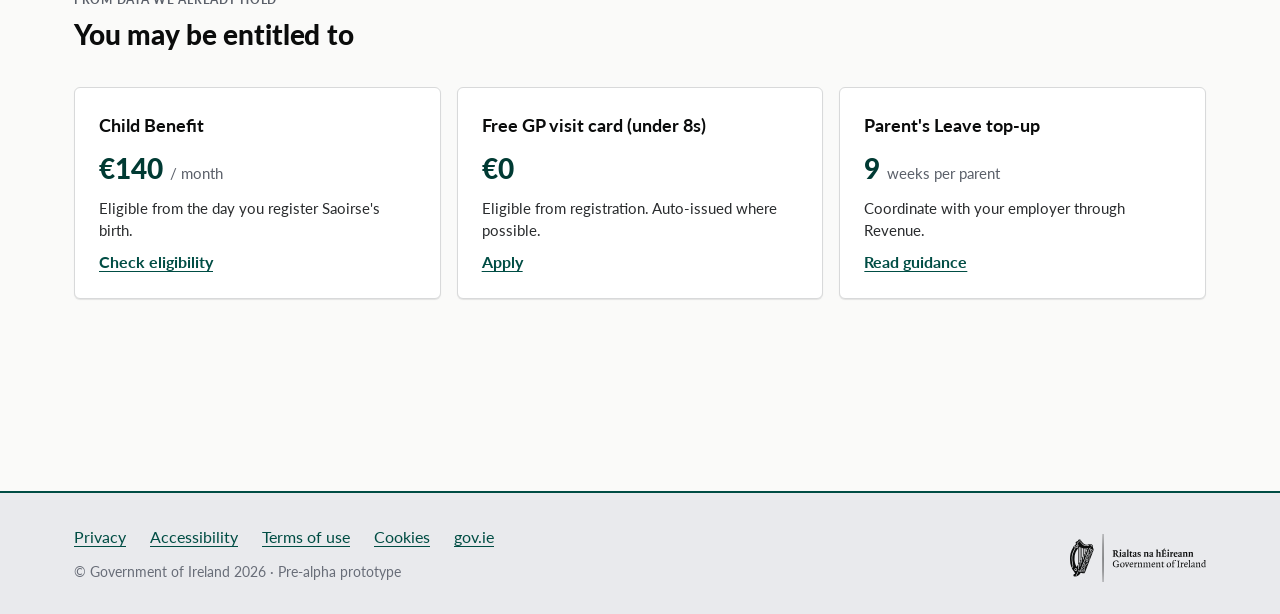
<file: archive/conversation-first/index.html>
<!DOCTYPE html>
<html lang="en-IE">
<head>
  <meta charset="UTF-8" />
  <meta name="viewport" content="width=device-width, initial-scale=1" />
  <title>My dashboard — gov.ie</title>
  <meta name="description" content="OGCIO Life Events dashboard prototype. Conversation-first: every government message lives inside the application it relates to." />
  <meta name="theme-color" content="#004F3C" />
  <link rel="preconnect" href="https://fonts.googleapis.com" />
  <link rel="preconnect" href="https://fonts.gstatic.com" crossorigin />
  <link href="https://fonts.googleapis.com/css2?family=Lato:wght@400;700;900&display=swap" rel="stylesheet" />
  <link rel="stylesheet" href="styles.css" />
</head>
<body>
  <a href="#main" class="skip-link">Skip to main content</a>
  <div id="live-region" class="visually-hidden" aria-live="polite" aria-atomic="true"></div>

  <!-- Top utility strip: language + sign out -->
  <div class="utility">
    <div class="container utility__inner">
      <button type="button" class="utility__btn" data-lang-toggle aria-pressed="false">
        <span data-en>Gaeilge</span><span data-ga>English</span>
      </button>
      <a href="#" class="utility__btn">
        <span data-en>Sign out</span><span data-ga>Logáil amach</span>
      </a>
    </div>
  </div>

  <!-- gov.ie header -->
  <header class="masthead" role="banner">
    <div class="container masthead__inner">
      <a href="#" class="masthead__brand" aria-label="Rialtas na hÉireann, Government of Ireland">
        <img class="masthead__logo" src="assets/logos/gov-white.svg" alt="" width="181" height="64" />
      </a>

      <div class="masthead__service">
        <span class="masthead__service-name" data-en>My dashboard</span>
        <span class="masthead__service-name" data-ga>Mo dheais</span>
      </div>

      <nav class="masthead__nav" aria-label="Account">
        <a href="#conversations" class="badge-link" data-jump-conversations>
          <svg viewBox="0 0 24 24" aria-hidden="true" class="badge-link__icon">
            <path d="M3 5h18v10H7l-4 4V5Z M7 9h10 M7 13h7" stroke="currentColor" stroke-width="2" fill="none" stroke-linecap="round" stroke-linejoin="round"/>
          </svg>
          <span data-en>Messages</span><span data-ga>Teachtaireachtaí</span>
          <span class="badge-link__count" data-unread-total>0</span>
        </a>
        <span class="who">
          <span class="who__avatar" aria-hidden="true">NB</span>
          <span class="who__name">Niamh Ní Bhriain</span>
        </span>
      </nav>
    </div>
  </header>

  <main id="main" class="container main" tabindex="-1">

    <!-- Greeting & verified-by ribbon -->
    <section class="hero" aria-labelledby="hero-title">
      <h1 id="hero-title" class="hero__title">
        <span data-en>Dia duit, Niamh</span><span data-ga>Dia duit, Niamh</span>
      </h1>
      <p class="hero__lead">
        <span data-en>Here's where you are with government. Pre-filled from your verified profile — under the Once Only principle, we never ask you twice.</span>
        <span data-ga>Seo an áit a bhfuil tú leis an rialtas. Réamhlíonta ó do phróifíl dheimhnithe.</span>
      </p>
      <ul class="provenance" role="list">
        <li class="chip chip--ok">
          <svg viewBox="0 0 16 16" aria-hidden="true"><path d="M3 8.5l3 3 7-7" stroke="currentColor" stroke-width="2" fill="none" stroke-linecap="round" stroke-linejoin="round"/></svg>
          <span data-en>Verified by MyGovID</span><span data-ga>Deimhnithe ag MyGovID</span>
        </li>
        <li class="chip chip--neutral">
          <span data-en>Profile last refreshed 8 May 2026</span><span data-ga>Athnuaite 8 Bealtaine 2026</span>
        </li>
        <li class="chip chip--neutral">
          <span data-en>2 departments holding your data</span><span data-ga>2 roinn ag coinneáil sonraí</span>
        </li>
      </ul>
    </section>

    <!-- Conversations — the centerpiece. Replaces a flat 'submissions' inbox.
         Every government message is anchored to the application it relates to;
         multiple departments can speak in the same thread. -->
    <section id="conversations" class="block" aria-labelledby="conversations-title" tabindex="-1">
      <header class="block__head">
        <div>
          <p class="eyebrow"><span data-en>Building Block 7 · My Dashboard</span><span data-ga>Bloc Tógála 7</span></p>
          <h2 id="conversations-title" class="block__title">
            <span data-en>Your applications &amp; conversations</span>
            <span data-ga>Iarratais agus comhráite</span>
          </h2>
          <p class="block__lead">
            <span data-en>Every message from a department or system stays anchored to the application it's about. One application, one thread — even when multiple departments are involved.</span>
            <span data-ga>Fanann gach teachtaireacht san iarratas a bhaineann léi.</span>
          </p>
        </div>
      </header>

      <div class="filterbar" role="tablist" aria-label="Filter conversations" data-filterbar>
        <!-- Buttons rendered from JS so counts stay in sync with state -->
      </div>

      <ol class="threads" id="thread-list" data-thread-list aria-live="polite">
        <!-- Populated by app.js. -->
      </ol>

      <p class="threads__empty" data-threads-empty hidden>
        <span data-en>Nothing matches that filter.</span><span data-ga>Tada le taispeáint.</span>
      </p>
    </section>

    <!-- Active life events / journeys -->
    <section class="block" aria-labelledby="journeys-title">
      <header class="block__head">
        <div>
          <p class="eyebrow"><span data-en>Life events</span><span data-ga>Imeachtaí saoil</span></p>
          <h2 id="journeys-title" class="block__title">
            <span data-en>Active journeys</span><span data-ga>Turais ghníomhacha</span>
          </h2>
        </div>
      </header>

      <div class="journeys">
        <article class="journey journey--active">
          <div class="journey__head">
            <h3 class="journey__title">Becoming a Parent</h3>
            <span class="status status--active">
              <span data-en>In progress</span><span data-ga>Ar siúl</span>
            </span>
          </div>
          <p class="journey__meta">
            <span data-en>Phase 3 of 6 · 3 phases complete</span>
            <span data-ga>Céim 3 as 6</span>
          </p>
          <ol class="spine" role="list" aria-label="Journey progress">
            <li class="spine__step spine__step--done"><span class="spine__dot"></span><span class="spine__label">Pregnancy registered</span></li>
            <li class="spine__step spine__step--done"><span class="spine__dot"></span><span class="spine__label">Maternity benefit applied</span></li>
            <li class="spine__step spine__step--current" aria-current="step"><span class="spine__dot"></span><span class="spine__label">Birth registration</span></li>
            <li class="spine__step"><span class="spine__dot"></span><span class="spine__label">Caring for the child</span></li>
            <li class="spine__step"><span class="spine__dot"></span><span class="spine__label">Childcare and supports</span></li>
            <li class="spine__step"><span class="spine__dot"></span><span class="spine__label">Returning to work</span></li>
          </ol>
          <div class="journey__actions">
            <a href="#" class="btn btn--primary">
              <span data-en>Open journey</span><span data-ga>Oscail an turas</span>
            </a>
            <a href="#" class="btn btn--ghost">
              <span data-en>What's next</span><span data-ga>Cad atá ag teacht</span>
            </a>
          </div>
        </article>

        <article class="journey">
          <div class="journey__head">
            <h3 class="journey__title">Starting school</h3>
            <span class="status status--scheduled">
              <span data-en>Scheduled</span><span data-ga>Sceidealta</span>
            </span>
          </div>
          <p class="journey__meta">
            <span data-en>Available from August 2027 · we'll surface this when Saoirse turns 3.</span>
            <span data-ga>Ar fáil ó Lúnasa 2027.</span>
          </p>
          <p class="journey__body">
            <span data-en>Nothing to do now. We'll let you know when registration opens.</span>
            <span data-ga>Tada le déanamh anois.</span>
          </p>
          <a href="#" class="link">
            <span data-en>Learn what's involved</span><span data-ga>Faigh tuilleadh eolais</span>
          </a>
        </article>

        <article class="journey journey--roadmap">
          <div class="journey__head">
            <h3 class="journey__title">
              <span data-en>17 priority life events</span>
              <span data-ga>17 imeacht saoil</span>
            </h3>
            <span class="status status--neutral">DPS Plan 2030</span>
          </div>
          <p class="journey__body">
            <span data-en>Bereavement, retirement, moving home and 14 more — phasing in to 2030.</span>
            <span data-ga>Bás, scor, bogadh tí agus a thuilleadh.</span>
          </p>
          <a href="#" class="link">
            <span data-en>See the full roadmap</span><span data-ga>Féach an treochlár</span>
          </a>
        </article>
      </div>
    </section>

    <!-- Entitlements you may have, derived from data government already holds -->
    <section class="block" aria-labelledby="entitlements-title">
      <header class="block__head">
        <div>
          <p class="eyebrow"><span data-en>From data we already hold</span><span data-ga>Ó shonraí atá againn</span></p>
          <h2 id="entitlements-title" class="block__title">
            <span data-en>You may be entitled to</span><span data-ga>Seans go bhfuil tú i dteideal</span>
          </h2>
        </div>
      </header>

      <ul class="entitlements" role="list">
        <li class="entitlement">
          <h3 class="entitlement__title">Child Benefit</h3>
          <p class="entitlement__amount">€140 <span class="entitlement__period">/ month</span></p>
          <p class="entitlement__body">
            <span data-en>Eligible from the day you register Saoirse's birth.</span>
            <span data-ga>Incháilithe ó lá clárúcháin.</span>
          </p>
          <a href="#" class="link">
            <span data-en>Check eligibility</span><span data-ga>Seiceáil incháilitheacht</span>
          </a>
        </li>
        <li class="entitlement">
          <h3 class="entitlement__title">Free GP visit card (under 8s)</h3>
          <p class="entitlement__amount">€0</p>
          <p class="entitlement__body">
            <span data-en>Eligible from registration. Auto-issued where possible.</span>
            <span data-ga>Eisithe go huathoibríoch nuair is féidir.</span>
          </p>
          <a href="#" class="link">
            <span data-en>Apply</span><span data-ga>Iarratas</span>
          </a>
        </li>
        <li class="entitlement">
          <h3 class="entitlement__title">Parent's Leave top-up</h3>
          <p class="entitlement__amount">9 <span class="entitlement__period">weeks per parent</span></p>
          <p class="entitlement__body">
            <span data-en>Coordinate with your employer through Revenue.</span>
            <span data-ga>Comhordaigh le d'fhostóir.</span>
          </p>
          <a href="#" class="link">
            <span data-en>Read guidance</span><span data-ga>Léigh treoir</span>
          </a>
        </li>
      </ul>
    </section>

  </main>

  <footer class="footer" role="contentinfo">
    <div class="container footer__inner">
      <div class="footer__col footer__col--main">
        <ul class="footer__links" role="list">
          <li>
            <a href="#privacy" data-en>Privacy</a>
            <a href="#privacy" data-ga>Príobháideacht</a>
          </li>
          <li>
            <a href="#accessibility" data-en>Accessibility</a>
            <a href="#accessibility" data-ga>Inrochtaineacht</a>
          </li>
          <li>
            <a href="#terms" data-en>Terms of use</a>
            <a href="#terms" data-ga>Téarmaí úsáide</a>
          </li>
          <li>
            <a href="#cookies" data-en>Cookies</a>
            <a href="#cookies" data-ga>Fianáin</a>
          </li>
          <li>
            <a href="https://www.gov.ie" data-en>gov.ie</a>
            <a href="https://www.gov.ie" data-ga>gov.ie</a>
          </li>
        </ul>
        <p class="footer__legal">
          <span data-en>© Government of Ireland 2026 · Pre-alpha prototype</span>
          <span data-ga>© Rialtas na hÉireann 2026 · Réamh-leagan</span>
        </p>
      </div>
      <div class="footer__col footer__col--brand">
        <img class="footer__logo" src="assets/logos/gov-black.svg" alt="Rialtas na hÉireann, Government of Ireland" width="181" height="64" />
      </div>
    </div>
  </footer>

  <!-- Reply dialog template (cloned by JS) -->
  <template id="reply-form-template">
    <form class="reply" data-reply-form novalidate>
      <label class="reply__label" for="reply-input">
        <span data-en>Your reply</span><span data-ga>Do fhreagra</span>
      </label>
      <textarea id="reply-input" class="reply__input" name="body" rows="3" required
                placeholder="Type your reply…"></textarea>
      <p class="reply__meta">
        <span data-en>Goes to the same team that wrote to you. Encrypted in transit; archived to your record.</span>
        <span data-ga>Téann sé chuig an bhfoireann chéanna.</span>
      </p>
      <div class="reply__actions">
        <button type="submit" class="btn btn--primary">
          <span data-en>Send reply</span><span data-ga>Seol freagra</span>
        </button>
        <button type="button" class="btn btn--ghost" data-reply-cancel>
          <span data-en>Cancel</span><span data-ga>Cealaigh</span>
        </button>
      </div>
    </form>
  </template>

  <script src="app.js" defer></script>
</body>
</html>
</file>
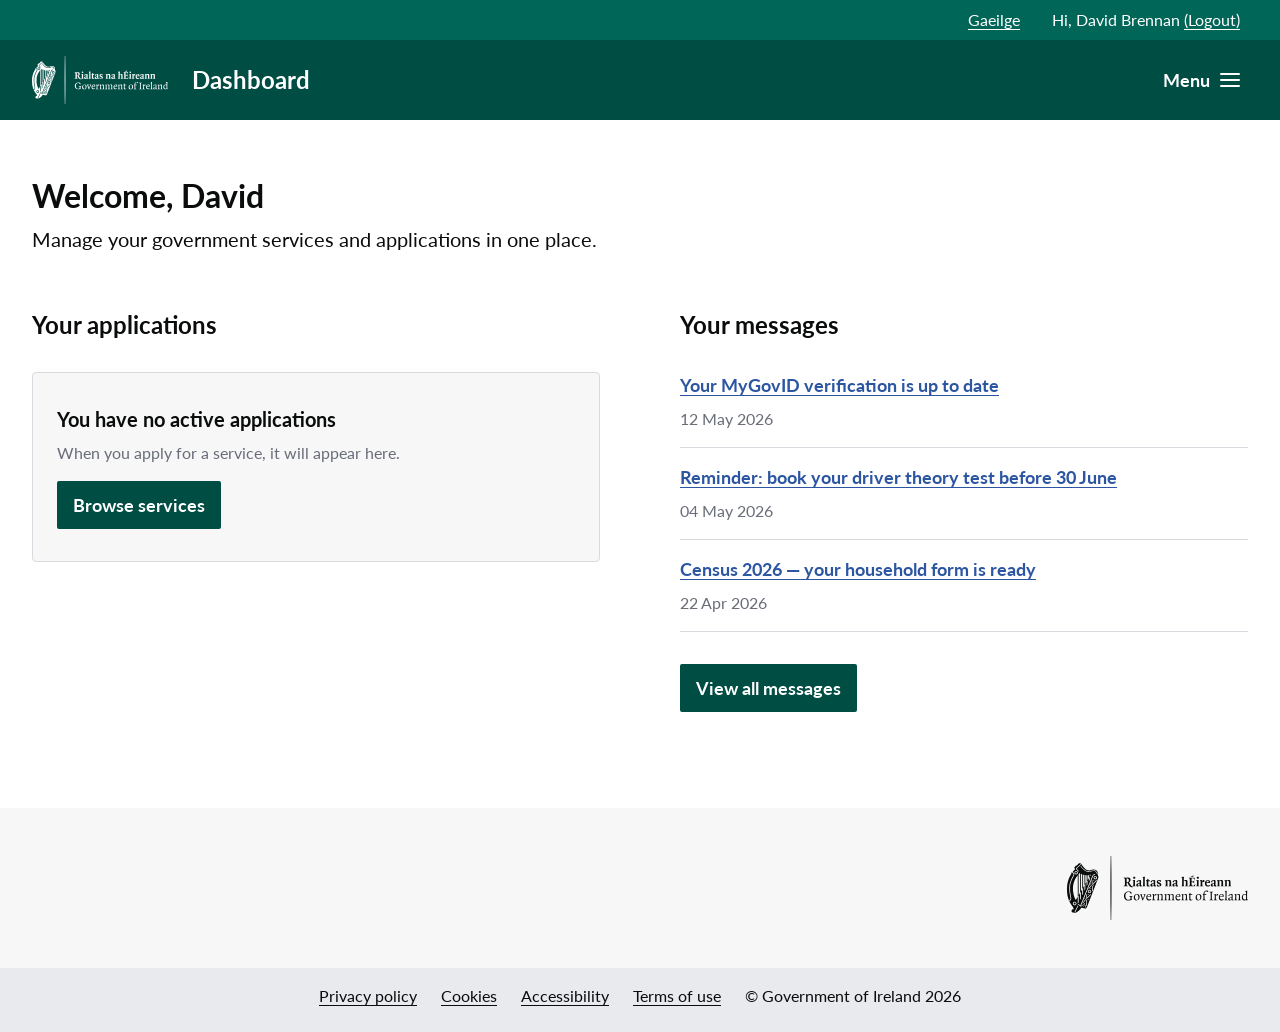
<file: v1/empty.html>
<!DOCTYPE html>
<html lang="en-IE">
<head>
  <meta charset="UTF-8" />
  <meta name="viewport" content="width=device-width, initial-scale=1" />
  <title>Dashboard (no applications) — gov.ie</title>
  <meta name="description" content="Life Events dashboard prototype v1 — empty applications variant. Messages still appear because they live in their own column." />
  <meta name="theme-color" content="#004d44" />
  <link rel="preconnect" href="https://fonts.googleapis.com" />
  <link rel="preconnect" href="https://fonts.gstatic.com" crossorigin />
  <link href="https://fonts.googleapis.com/css2?family=Lato:wght@400;700;900&display=swap" rel="stylesheet" />
  <link rel="stylesheet" href="styles.css" />
</head>
<body>
  <a href="#main" class="skip-link">
    <span data-en>Skip to main content</span><span data-ga>Léim go príomhábhar</span>
  </a>

  <div class="top-bar">
    <div class="container top-bar__inner">
      <button type="button" class="top-bar__link" data-lang-toggle aria-pressed="false">
        <span data-en>Gaeilge</span><span data-ga>English</span>
      </button>
      <span class="top-bar__user">
        <span data-en>Hi, David Brennan</span><span data-ga>Dia duit, David Brennan</span>
        <a href="#" class="top-bar__user-link">
          (<span data-en>Logout</span><span data-ga>Logáil amach</span>)
        </a>
      </span>
    </div>
  </div>

  <header class="app-header" role="banner">
    <div class="container app-header__inner">
      <a href="index.html" class="app-header__brand" aria-label="Rialtas na hÉireann, Government of Ireland">
        <img src="assets/logos/gov-white.svg" alt="" width="181" height="64" class="app-header__logo" />
      </a>
      <span class="app-header__title">
        <span data-en>Dashboard</span><span data-ga>Deais</span>
      </span>
      <button type="button" class="app-header__menu" aria-label="Menu" disabled>
        <span data-en>Menu</span><span data-ga>Roghchlár</span>
        <svg viewBox="0 0 24 24" aria-hidden="true" class="app-header__menu-icon">
          <path d="M3 6h18M3 12h18M3 18h18" stroke="currentColor" stroke-width="2" stroke-linecap="round" />
        </svg>
      </button>
    </div>
  </header>

  <main id="main" class="main" tabindex="-1">
    <div class="container">

      <section class="page-header" aria-labelledby="welcome-title">
        <h1 id="welcome-title" class="page-header__title">
          <span data-en>Welcome, David</span><span data-ga>Fáilte, David</span>
        </h1>
        <p class="page-header__lead">
          <span data-en>Manage your government services and applications in one place.</span>
          <span data-ga>Bainistigh do sheirbhísí rialtais agus iarratais in aon áit amháin.</span>
        </p>
      </section>

      <section class="dashboard-grid" aria-label="Your applications and messages">

        <!-- Applications column — empty state -->
        <article class="dash-column" aria-labelledby="apps-heading">
          <h2 id="apps-heading" class="dash-column__heading">
            <span data-en>Your applications</span><span data-ga>D'iarratais</span>
          </h2>

          <div class="empty-state" role="status">
            <p class="empty-state__title">
              <span data-en>You have no active applications</span>
              <span data-ga>Níl aon iarratais ghníomhacha agat</span>
            </p>
            <p class="empty-state__body">
              <span data-en>When you apply for a service, it will appear here.</span>
              <span data-ga>Nuair a chuirfidh tú isteach ar sheirbhís, taispeánfar anseo é.</span>
            </p>
            <a href="#" class="btn btn--primary empty-state__cta">
              <span data-en>Browse services</span><span data-ga>Brabhsáil seirbhísí</span>
            </a>
          </div>
        </article>

        <!-- Messages column — unchanged. Messages live independently of
             applications, so they still pull in even when applications is empty. -->
        <article class="dash-column" aria-labelledby="msgs-heading">
          <h2 id="msgs-heading" class="dash-column__heading">
            <span data-en>Your messages</span><span data-ga>Do theachtaireachtaí</span>
          </h2>
          <ul class="dash-list" role="list">
            <li class="dash-card">
              <a href="#" class="dash-card__title">
                <span data-en>Your MyGovID verification is up to date</span>
                <span data-ga>Tá d'fhíorú MyGovID cothrom le dáta</span>
              </a>
              <p class="dash-card__date">
                <time datetime="2026-05-12">12 May 2026</time>
              </p>
            </li>
            <li class="dash-card">
              <a href="#" class="dash-card__title">
                <span data-en>Reminder: book your driver theory test before 30 June</span>
                <span data-ga>Meabhrúchán: cuir an tástáil tiomána in áirithe roimh 30 Meitheamh</span>
              </a>
              <p class="dash-card__date">
                <time datetime="2026-05-04">04 May 2026</time>
              </p>
            </li>
            <li class="dash-card">
              <a href="#" class="dash-card__title">
                <span data-en>Census 2026 — your household form is ready</span>
                <span data-ga>Daonáireamh 2026 — tá d'fhoirm tí réidh</span>
              </a>
              <p class="dash-card__date">
                <time datetime="2026-04-22">22 Apr 2026</time>
              </p>
            </li>
          </ul>
          <a href="#" class="btn btn--primary">
            <span data-en>View all messages</span><span data-ga>Féach gach teachtaireacht</span>
          </a>
        </article>

      </section>

    </div>
  </main>

  <footer class="app-footer" role="contentinfo">
    <div class="app-footer__brand-band">
      <div class="container app-footer__brand-band-inner">
        <img src="assets/logos/gov-black.svg" alt="Rialtas na hÉireann, Government of Ireland" width="181" height="64" class="app-footer__logo" />
      </div>
    </div>
    <div class="app-footer__utility-band">
      <div class="container app-footer__utility-band-inner">
        <ul class="app-footer__links" role="list">
          <li><a href="#privacy"><span data-en>Privacy policy</span><span data-ga>Polasaí príobháideachais</span></a></li>
          <li><a href="#cookies"><span data-en>Cookies</span><span data-ga>Fianáin</span></a></li>
          <li><a href="#accessibility"><span data-en>Accessibility</span><span data-ga>Inrochtaineacht</span></a></li>
          <li><a href="#terms"><span data-en>Terms of use</span><span data-ga>Téarmaí úsáide</span></a></li>
        </ul>
        <p class="app-footer__copy">
          <span data-en>© Government of Ireland 2026</span>
          <span data-ga>© Rialtas na hÉireann 2026</span>
        </p>
      </div>
    </div>
  </footer>

  <script src="app.js" defer></script>
</body>
</html>
</file>
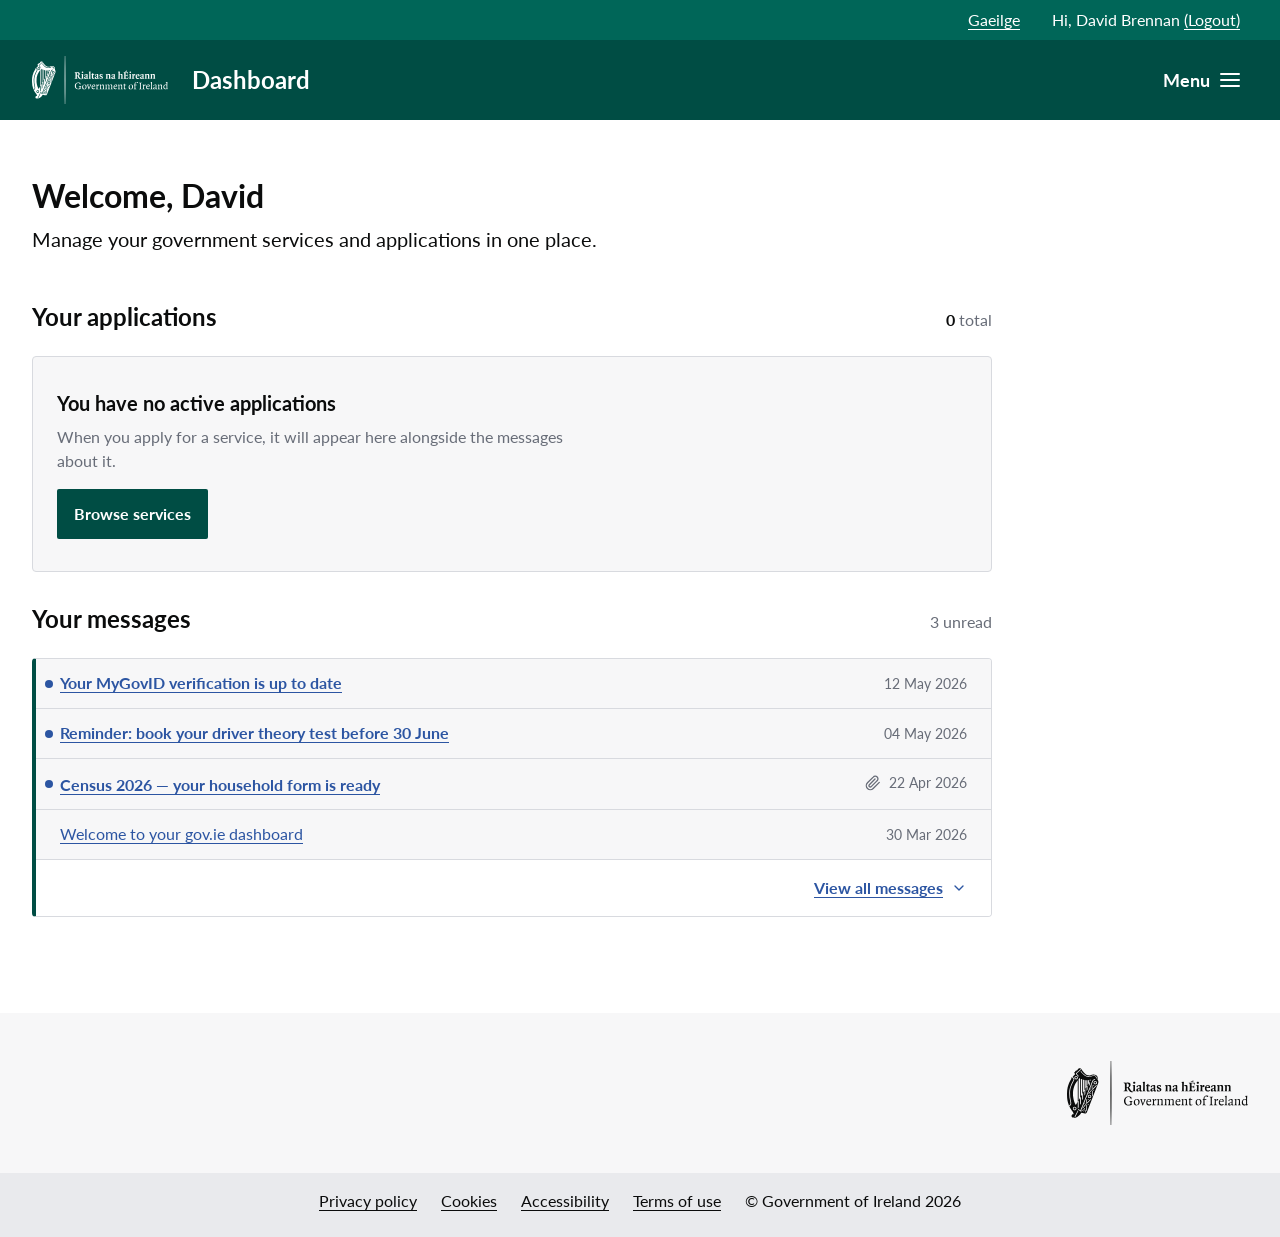
<file: v2/empty.html>
<!DOCTYPE html>
<html lang="en-IE">
<head>
  <meta charset="UTF-8" />
  <meta name="viewport" content="width=device-width, initial-scale=1" />
  <title>Dashboard (no applications) — gov.ie</title>
  <meta name="description" content="Life Events dashboard prototype v2 — empty applications variant with a standalone messages section." />
  <meta name="theme-color" content="#004d44" />
  <link rel="preconnect" href="https://fonts.googleapis.com" />
  <link rel="preconnect" href="https://fonts.gstatic.com" crossorigin />
  <link href="https://fonts.googleapis.com/css2?family=Lato:wght@400;700;900&display=swap" rel="stylesheet" />
  <link rel="stylesheet" href="styles.css" />
</head>
<body>
  <a href="#main" class="skip-link">
    <span data-en>Skip to main content</span><span data-ga>Léim go príomhábhar</span>
  </a>

  <div class="top-bar">
    <div class="container top-bar__inner">
      <button type="button" class="top-bar__link" data-lang-toggle aria-pressed="false">
        <span data-en>Gaeilge</span><span data-ga>English</span>
      </button>
      <span class="top-bar__user">
        <span data-en>Hi, David Brennan</span><span data-ga>Dia duit, David Brennan</span>
        <a href="#" class="top-bar__user-link">
          (<span data-en>Logout</span><span data-ga>Logáil amach</span>)
        </a>
      </span>
    </div>
  </div>

  <header class="app-header" role="banner">
    <div class="container app-header__inner">
      <a href="index.html" class="app-header__brand" aria-label="Rialtas na hÉireann, Government of Ireland">
        <img src="assets/logos/gov-white.svg" alt="" width="181" height="64" class="app-header__logo" />
      </a>
      <span class="app-header__title">
        <span data-en>Dashboard</span><span data-ga>Deais</span>
      </span>
      <button type="button" class="app-header__menu" aria-label="Menu" disabled>
        <span data-en>Menu</span><span data-ga>Roghchlár</span>
        <svg viewBox="0 0 24 24" aria-hidden="true" class="app-header__menu-icon">
          <path d="M3 6h18M3 12h18M3 18h18" stroke="currentColor" stroke-width="2" stroke-linecap="round" />
        </svg>
      </button>
    </div>
  </header>

  <main id="main" class="main" tabindex="-1">
    <div class="container">

      <section class="page-header" aria-labelledby="welcome-title">
        <h1 id="welcome-title" class="page-header__title">
          <span data-en>Welcome, David</span><span data-ga>Fáilte, David</span>
        </h1>
        <p class="page-header__lead">
          <span data-en>Manage your government services and applications in one place.</span>
          <span data-ga>Bainistigh do sheirbhísí rialtais agus iarratais in aon áit amháin.</span>
        </p>
      </section>

      <!-- Applications — empty -->
      <section class="apps" aria-labelledby="apps-heading">
        <div class="apps__head">
          <h2 id="apps-heading" class="apps__heading">
            <span data-en>Your applications</span><span data-ga>D'iarratais</span>
          </h2>
          <p class="apps__count" aria-live="polite">
            <span data-app-count>0</span>
            <span data-en>total</span><span data-ga>san iomlán</span>
          </p>
        </div>

        <div class="empty-state" role="status">
          <p class="empty-state__title">
            <span data-en>You have no active applications</span>
            <span data-ga>Níl aon iarratais ghníomhacha agat</span>
          </p>
          <p class="empty-state__body">
            <span data-en>When you apply for a service, it will appear here alongside the messages about it.</span>
            <span data-ga>Nuair a chuirfidh tú isteach ar sheirbhís, taispeánfar anseo é in éineacht leis na teachtaireachtaí.</span>
          </p>
          <a href="#" class="btn btn--primary empty-state__cta">
            <span data-en>Browse services</span><span data-ga>Brabhsáil seirbhísí</span>
          </a>
        </div>
      </section>

      <!-- Standalone messages — surfaced at the page level because there are no
           parent application cards to host them in this state. -->
      <section class="apps apps--messages" aria-labelledby="msgs-heading">
        <div class="apps__head">
          <h2 id="msgs-heading" class="apps__heading">
            <span data-en>Your messages</span><span data-ga>Do theachtaireachtaí</span>
          </h2>
          <p class="apps__count" aria-live="polite">
            <span>3</span>
            <span data-en>unread</span><span data-ga>gan léamh</span>
          </p>
        </div>

        <article class="app-card app-card--standalone">
          <ul class="msgs" role="list" aria-label="Latest messages">
            <li class="msg msg--unread">
              <a class="msg__title" href="#">
                <span data-en>Your MyGovID verification is up to date</span>
                <span data-ga>Tá d'fhíorú MyGovID cothrom le dáta</span>
              </a>
              <p class="msg__date"><time datetime="2026-05-12">12 May 2026</time></p>
            </li>
            <li class="msg msg--unread">
              <a class="msg__title" href="#">
                <span data-en>Reminder: book your driver theory test before 30 June</span>
                <span data-ga>Meabhrúchán: cuir an tástáil tiomána in áirithe roimh 30 Meitheamh</span>
              </a>
              <p class="msg__date"><time datetime="2026-05-04">04 May 2026</time></p>
            </li>
            <li class="msg msg--unread">
              <a class="msg__title" href="#">
                <span data-en>Census 2026 — your household form is ready</span>
                <span data-ga>Daonáireamh 2026 — tá d'fhoirm tí réidh</span>
              </a>
              <p class="msg__date">
                <span class="msg__attachment" aria-label="Includes PDF attachment">
                  <svg viewBox="0 0 24 24" aria-hidden="true" fill="none" stroke="currentColor" stroke-width="2" stroke-linecap="round" stroke-linejoin="round"><path d="m21.44 11.05-9.19 9.19a6 6 0 0 1-8.49-8.49l8.57-8.57A4 4 0 1 1 17.93 8.83l-8.59 8.57a2 2 0 0 1-2.83-2.83l8.49-8.48"/></svg>
                </span>
                <time datetime="2026-04-22">22 Apr 2026</time>
              </p>
            </li>
            <li class="msg">
              <a class="msg__title" href="#">
                <span data-en>Welcome to your gov.ie dashboard</span>
                <span data-ga>Fáilte chuig do dheais gov.ie</span>
              </a>
              <p class="msg__date"><time datetime="2026-03-30">30 Mar 2026</time></p>
            </li>
          </ul>

          <footer class="app-card__foot">
            <a href="#" class="link-arrow">
              <span><span data-en>View all messages</span><span data-ga>Féach gach teachtaireacht</span></span>
              <svg viewBox="0 0 24 24" aria-hidden="true"><path d="M6 9l6 6 6-6" stroke="currentColor" stroke-width="2" stroke-linecap="round" stroke-linejoin="round" fill="none"/></svg>
            </a>
          </footer>
        </article>
      </section>

    </div>
  </main>

  <footer class="app-footer" role="contentinfo">
    <div class="app-footer__brand-band">
      <div class="container app-footer__brand-band-inner">
        <img src="assets/logos/gov-black.svg" alt="Rialtas na hÉireann, Government of Ireland" width="181" height="64" class="app-footer__logo" />
      </div>
    </div>
    <div class="app-footer__utility-band">
      <div class="container app-footer__utility-band-inner">
        <ul class="app-footer__links" role="list">
          <li><a href="#privacy"><span data-en>Privacy policy</span><span data-ga>Polasaí príobháideachais</span></a></li>
          <li><a href="#cookies"><span data-en>Cookies</span><span data-ga>Fianáin</span></a></li>
          <li><a href="#accessibility"><span data-en>Accessibility</span><span data-ga>Inrochtaineacht</span></a></li>
          <li><a href="#terms"><span data-en>Terms of use</span><span data-ga>Téarmaí úsáide</span></a></li>
        </ul>
        <p class="app-footer__copy">
          <span data-en>© Government of Ireland 2026</span>
          <span data-ga>© Rialtas na hÉireann 2026</span>
        </p>
      </div>
    </div>
  </footer>

  <script src="app.js" defer></script>
</body>
</html>
</file>
<file: v1/styles.css>
/* v1 — basic build, application + relevant messages
 * Token-first CSS using documented gov.ie values from ds/govie-ds.mdc
 * and the design context pulled from the Figma "basic-dashboard" node.
 */

:root {
  /* Brand */
  --govie-primary:          #004d44;
  --govie-primary-subtle:   #006658;
  --govie-primary-hover:    #003a33;

  /* Text */
  --govie-text:             #0b0c0c;
  --govie-text-muted:       #686d78;
  --govie-text-inverse:     #ffffff;

  /* Links (convention blue from the wireframe) */
  --govie-link:             #2c55a2;
  --govie-link-hover:       #1f3f7a;

  /* Surfaces */
  --govie-surface-page:     #ffffff;
  --govie-surface-1:        #f7f7f8;
  --govie-surface-2:        #e9eaed;

  /* Borders */
  --govie-border-card:      #d8dadf;
  --govie-border-focus:     #fd0;

  /* Type */
  --font-body: "Lato", system-ui, -apple-system, "Segoe UI", Arial, sans-serif;

  /* Spacing scale */
  --s-1: 4px; --s-2: 8px; --s-3: 12px; --s-4: 16px;
  --s-5: 24px; --s-6: 32px; --s-7: 48px; --s-8: 64px; --s-9: 80px;

  /* Layout */
  --container-max: 1472px;
  --container-pad: 32px;
}

/* ---------- Reset ---------- */
*, *::before, *::after { box-sizing: border-box; }
body {
  margin: 0;
  font-family: var(--font-body);
  font-size: 16px;
  line-height: 1.5;
  color: var(--govie-text);
  background: var(--govie-surface-page);
  -webkit-font-smoothing: antialiased;
}
img, svg { display: block; max-width: 100%; }
button { font: inherit; cursor: pointer; }
a { color: var(--govie-link); }
ul { list-style: none; margin: 0; padding: 0; }
:focus-visible { outline: 3px solid var(--govie-border-focus); outline-offset: 2px; }

/* ---------- Bilingual ---------- */
[data-ga] { display: none; }
html[lang="ga"] [data-en] { display: none; }
html[lang="ga"] [data-ga] { display: inline; }

/* ---------- Skip link ---------- */
.skip-link {
  position: absolute; left: -9999px; top: 0;
  background: var(--govie-border-focus); color: var(--govie-text);
  padding: var(--s-3) var(--s-4); font-weight: 700; text-decoration: none;
  z-index: 100;
}
.skip-link:focus { left: var(--s-4); top: var(--s-4); outline: 3px solid var(--govie-text); }

/* ---------- Layout rail ---------- */
.container {
  width: 100%;
  max-width: var(--container-max);
  margin: 0 auto;
  padding: 0 var(--container-pad);
}

/* ---------- Top utility bar ---------- */
.top-bar {
  background: var(--govie-primary-subtle);
  color: var(--govie-text-inverse);
  font-size: 16px;
}
.top-bar__inner {
  display: flex;
  justify-content: flex-end;
  align-items: center;
  gap: var(--s-4);
  min-height: 32px;
  padding-top: 4px; padding-bottom: 4px;
}
.top-bar__link {
  background: transparent; border: 0;
  color: inherit; font: inherit;
  padding: 4px 8px;
  text-decoration: underline; text-underline-offset: 3px;
  border-radius: 2px;
}
.top-bar__link:hover { background: rgba(255,255,255,0.08); }
.top-bar__user {
  padding: 4px 8px;
  display: inline-flex; gap: var(--s-1); align-items: baseline;
}
.top-bar__user-link {
  color: var(--govie-text-inverse);
  text-decoration: underline; text-underline-offset: 3px;
}
.top-bar__user-link:hover { color: var(--govie-text-inverse); opacity: 0.85; }

/* ---------- Main header ---------- */
.app-header {
  background: var(--govie-primary);
  color: var(--govie-text-inverse);
  padding: var(--s-4) 0;
}
.app-header__inner {
  display: flex;
  align-items: center;
  gap: var(--s-5);
  min-height: 48px;
}
.app-header__brand {
  display: inline-flex; align-items: center;
  color: var(--govie-text-inverse); text-decoration: none;
}
.app-header__brand:focus-visible {
  outline: 3px solid var(--govie-border-focus);
  outline-offset: 4px;
}
.app-header__logo { display: block; height: 48px; width: auto; }
.app-header__title {
  font-size: 24px;
  font-weight: 700;
  line-height: 30px;
}
.app-header__menu {
  margin-left: auto;
  display: inline-flex; align-items: center; gap: var(--s-2);
  background: transparent; border: 0;
  color: var(--govie-text-inverse);
  padding: 8px 6px 8px 8px;
  font-size: 18px; font-weight: 700; line-height: 24px;
  border-radius: 2px;
}
.app-header__menu[disabled] { cursor: default; opacity: 1; }
.app-header__menu-icon { width: 24px; height: 24px; }

/* ---------- Main ---------- */
.main {
  padding: var(--s-6) 0 var(--s-7);
  outline: none;
}

/* ---------- Page header ---------- */
.page-header { padding: var(--s-5) 0; max-width: 704px; }
.page-header__title {
  margin: 0 0 var(--s-2);
  font-size: 32px; font-weight: 700; line-height: 40px;
  color: var(--govie-text);
}
.page-header__lead {
  margin: 0;
  font-size: 20px; line-height: 30px;
  color: var(--govie-text);
}

/* ---------- Two-column dashboard grid ----------
 * Desktop: 2 columns, 80px gap (matches Figma exactly).
 * Tablet:  2 columns, smaller gap.
 * Mobile:  single column, stacked. */
.dashboard-grid {
  display: grid;
  grid-template-columns: 1fr 1fr;
  gap: var(--s-9);
  padding-top: var(--s-6);
}
@media (max-width: 1024px) {
  .dashboard-grid { gap: var(--s-6); }
}
@media (max-width: 768px) {
  .dashboard-grid { grid-template-columns: 1fr; gap: var(--s-7); }
}

/* ---------- Column ---------- */
.dash-column {
  display: flex; flex-direction: column;
  gap: var(--s-6);
  min-width: 0;
}
.dash-column__heading {
  margin: 0;
  font-size: 24px; font-weight: 700; line-height: 30px;
  color: var(--govie-text);
}

/* ---------- List + Basic Card ----------
 * Each card is its own list item with a title link + date,
 * separated by a bottom border. Matches the Figma "Basic card"
 * component. */
.dash-list {
  display: flex; flex-direction: column;
  gap: var(--s-4);
}
.dash-card {
  display: flex; flex-direction: column;
  gap: var(--s-2);
  padding-bottom: var(--s-4);
  border-bottom: 1px solid var(--govie-border-card);
}
.dash-card__title {
  color: var(--govie-link);
  font-size: 18px; font-weight: 700; line-height: 27px;
  text-decoration: underline; text-underline-offset: 3px;
  word-break: break-word;
}
.dash-card__title:hover { color: var(--govie-link-hover); }
.dash-card__date {
  margin: 0;
  color: var(--govie-text-muted);
  font-size: 16px; line-height: 24px;
}

/* ---------- Empty state (used when applications list is empty) ---------- */
.empty-state {
  padding: var(--s-6) var(--s-5);
  background: var(--govie-surface-1);
  border: 1px solid var(--govie-border-card);
  border-radius: 4px;
}
.empty-state__title {
  margin: 0 0 var(--s-2);
  font-size: 20px; font-weight: 700; line-height: 28px;
  color: var(--govie-text);
}
.empty-state__body {
  margin: 0 0 var(--s-4);
  color: var(--govie-text-muted);
  font-size: 16px; line-height: 24px;
  max-width: 60ch;
}
.empty-state__body:last-child { margin-bottom: 0; }
.empty-state__cta { align-self: flex-start; }

/* ---------- Button (primary) ---------- */
.btn {
  display: inline-flex; align-items: center; justify-content: center;
  gap: var(--s-2);
  padding: 12px 16px;
  border: 0;
  border-radius: 2px;
  font: 700 18px/24px var(--font-body);
  text-decoration: none;
  cursor: pointer;
  transition: background-color 0.12s, color 0.12s, box-shadow 0.12s;
  align-self: flex-start;
}
.btn--primary {
  background: var(--govie-primary);
  color: var(--govie-text-inverse);
}
.btn--primary:hover { background: var(--govie-primary-hover); color: var(--govie-text-inverse); }
.btn--primary:focus-visible {
  outline: 3px solid var(--govie-border-focus);
  outline-offset: 0;
  box-shadow: inset 0 -2px 0 var(--govie-text);
}

/* ---------- Footer ----------
 * Brand band (light) with right-aligned gov-black logo;
 * utility band (slightly darker) with link row + copyright. */
.app-footer { margin-top: var(--s-7); }
.app-footer__brand-band {
  background: var(--govie-surface-1);
  padding: var(--s-7) 0;
}
.app-footer__brand-band-inner {
  display: flex; justify-content: flex-end;
}
.app-footer__logo { display: block; height: 64px; width: auto; }

.app-footer__utility-band {
  background: var(--govie-surface-2);
  padding: var(--s-4) 0;
  border-bottom: 8px solid var(--govie-surface-2);
}
.app-footer__utility-band-inner {
  display: flex; flex-wrap: wrap; align-items: center; justify-content: center;
  gap: var(--s-3) var(--s-5);
}
.app-footer__links {
  display: flex; flex-wrap: wrap; gap: var(--s-3) var(--s-5);
}
.app-footer__links a {
  color: var(--govie-text);
  text-decoration: underline; text-underline-offset: 3px;
}
.app-footer__copy {
  margin: 0;
  color: var(--govie-text);
  font-size: 16px;
}

/* ---------- Responsive: header tweaks ---------- */
@media (max-width: 768px) {
  .app-header__inner { gap: var(--s-3); }
  .app-header__title { font-size: 20px; }
  .app-header__menu { padding-left: 4px; padding-right: 4px; }
  .top-bar__inner { flex-wrap: wrap; justify-content: flex-end; }
  .page-header__title { font-size: 28px; line-height: 36px; }
  .page-header__lead { font-size: 18px; line-height: 28px; }
  .app-footer__brand-band-inner { justify-content: flex-start; }
  :root { --container-pad: 16px; }
}
</file>
<file: v2/styles.css>
/* v2 — application card with embedded messages
 * Builds on v1's tokens. New patterns:
 *   .app-card  — bounding-box that unifies one application with its messages
 *   .msgs/.msg — embedded message rows
 *   .link-arrow — bottom-of-card "view all N messages →"
 *   .btn--ghost — outline button used for the reveal-more affordance
 * Layout shifts to a single column with a content max-width of 960px
 * so message titles read comfortably.
 */

:root {
  --govie-primary:          #004d44;
  --govie-primary-subtle:   #006658;
  --govie-primary-hover:    #003a33;

  --govie-text:             #0b0c0c;
  --govie-text-muted:       #686d78;
  --govie-text-inverse:     #ffffff;

  --govie-link:             #2c55a2;
  --govie-link-hover:       #1f3f7a;

  --govie-surface-page:     #ffffff;
  --govie-surface-1:        #f7f7f8;
  --govie-surface-2:        #e9eaed;

  --govie-border-card:      #d8dadf;
  --govie-border-focus:     #fd0;

  --font-body: "Lato", system-ui, -apple-system, "Segoe UI", Arial, sans-serif;

  --s-1: 4px; --s-2: 8px; --s-3: 12px; --s-4: 16px;
  --s-5: 24px; --s-6: 32px; --s-7: 48px; --s-8: 64px; --s-9: 80px;

  --container-max: 1472px;
  --container-pad: 32px;

  /* v2-specific: limit reading column for message titles */
  --content-max: 960px;
}

/* ---------- Reset ---------- */
*, *::before, *::after { box-sizing: border-box; }
body {
  margin: 0;
  font-family: var(--font-body);
  font-size: 16px;
  line-height: 1.5;
  color: var(--govie-text);
  background: var(--govie-surface-page);
  -webkit-font-smoothing: antialiased;
}
img, svg { display: block; max-width: 100%; }
button { font: inherit; cursor: pointer; }
a { color: var(--govie-link); }
ul { list-style: none; margin: 0; padding: 0; }
:focus-visible { outline: 3px solid var(--govie-border-focus); outline-offset: 2px; }
[hidden] { display: none !important; }

/* ---------- Bilingual ---------- */
[data-ga] { display: none; }
html[lang="ga"] [data-en] { display: none; }
html[lang="ga"] [data-ga] { display: inline; }

/* ---------- Skip link ---------- */
.skip-link {
  position: absolute; left: -9999px; top: 0;
  background: var(--govie-border-focus); color: var(--govie-text);
  padding: var(--s-3) var(--s-4); font-weight: 700; text-decoration: none;
  z-index: 100;
}
.skip-link:focus { left: var(--s-4); top: var(--s-4); outline: 3px solid var(--govie-text); }

/* ---------- Layout rail ---------- */
.container {
  width: 100%;
  max-width: var(--container-max);
  margin: 0 auto;
  padding: 0 var(--container-pad);
}

/* ---------- Top utility bar ---------- */
.top-bar {
  background: var(--govie-primary-subtle);
  color: var(--govie-text-inverse);
  font-size: 16px;
}
.top-bar__inner {
  display: flex; justify-content: flex-end; align-items: center;
  gap: var(--s-4); min-height: 32px;
  padding-top: 4px; padding-bottom: 4px;
}
.top-bar__link {
  background: transparent; border: 0;
  color: inherit; font: inherit;
  padding: 4px 8px;
  text-decoration: underline; text-underline-offset: 3px;
  border-radius: 2px;
}
.top-bar__link:hover { background: rgba(255,255,255,0.08); }
.top-bar__user {
  padding: 4px 8px;
  display: inline-flex; gap: var(--s-1); align-items: baseline;
}
.top-bar__user-link {
  color: var(--govie-text-inverse);
  text-decoration: underline; text-underline-offset: 3px;
}
.top-bar__user-link:hover { color: var(--govie-text-inverse); opacity: 0.85; }

/* ---------- Main header ---------- */
.app-header {
  background: var(--govie-primary);
  color: var(--govie-text-inverse);
  padding: var(--s-4) 0;
}
.app-header__inner {
  display: flex; align-items: center; gap: var(--s-5);
  min-height: 48px;
}
.app-header__brand { display: inline-flex; align-items: center; color: var(--govie-text-inverse); text-decoration: none; }
.app-header__brand:focus-visible { outline: 3px solid var(--govie-border-focus); outline-offset: 4px; }
.app-header__logo { display: block; height: 48px; width: auto; }
.app-header__title { font-size: 24px; font-weight: 700; line-height: 30px; }
.app-header__menu {
  margin-left: auto;
  display: inline-flex; align-items: center; gap: var(--s-2);
  background: transparent; border: 0;
  color: var(--govie-text-inverse);
  padding: 8px 6px 8px 8px;
  font-size: 18px; font-weight: 700; line-height: 24px;
  border-radius: 2px;
}
.app-header__menu[disabled] { cursor: default; opacity: 1; }
.app-header__menu-icon { width: 24px; height: 24px; }

/* ---------- Main ---------- */
.main { padding: var(--s-6) 0 var(--s-7); outline: none; }

/* ---------- Page header ---------- */
.page-header { padding: var(--s-5) 0; max-width: 704px; }
.page-header__title { margin: 0 0 var(--s-2); font-size: 32px; font-weight: 700; line-height: 40px; color: var(--govie-text); }
.page-header__lead { margin: 0; font-size: 20px; line-height: 30px; color: var(--govie-text); }

/* ---------- Apps section ---------- */
.apps {
  max-width: var(--content-max);
  margin-top: var(--s-5);
}
.apps__head {
  display: flex; align-items: baseline; justify-content: space-between;
  gap: var(--s-4);
  margin-bottom: var(--s-5);
}
.apps__heading { margin: 0; font-size: 24px; font-weight: 700; line-height: 30px; color: var(--govie-text); }
.apps__count {
  margin: 0; color: var(--govie-text-muted); font-size: 16px;
}
.apps__count [data-app-count] {
  display: inline-block;
  font-weight: 700; color: var(--govie-text);
  min-width: 1ch;
}
.apps__list {
  display: flex; flex-direction: column;
  gap: var(--s-5);
}

/* ---------- Application card (bounding box) ---------- */
.app-card {
  background: var(--govie-surface-page);
  border: 1px solid var(--govie-border-card);
  border-left: 4px solid var(--govie-primary);
  border-radius: 4px;
  overflow: hidden;
  transition: box-shadow 0.15s, border-color 0.15s;
}
.app-card:hover {
  box-shadow: 0 2px 8px rgba(0,0,0,0.06);
}

.app-card__head {
  padding: var(--s-5) var(--s-5) var(--s-4);
}
.app-card__title {
  margin: 0 0 var(--s-2);
  font-size: 20px; font-weight: 700; line-height: 28px;
}
.app-card__title a {
  color: var(--govie-text);
  text-decoration: none;
}
.app-card__title a:hover { color: var(--govie-primary); text-decoration: underline; text-underline-offset: 3px; }
.app-card__title a:focus-visible { outline: 3px solid var(--govie-border-focus); outline-offset: 2px; }

.app-card__meta {
  margin: 0;
  color: var(--govie-text-muted);
  font-size: 15px; line-height: 22px;
  display: flex; flex-wrap: wrap; gap: 4px 8px;
}
.app-card__meta-sep { color: var(--govie-border-card); }

/* ---------- Embedded messages ---------- */
.msgs {
  border-top: 1px solid var(--govie-border-card);
  background: var(--govie-surface-1);
}
.msg {
  position: relative;
  display: flex; align-items: baseline; justify-content: space-between;
  gap: var(--s-4);
  padding: var(--s-3) var(--s-5);
  border-bottom: 1px solid var(--govie-border-card);
  transition: background 0.12s;
}
.msg:last-child { border-bottom: 0; }
.msg:hover { background: var(--govie-surface-2); }
.msg__title {
  color: var(--govie-link);
  font-size: 16px; font-weight: 400; line-height: 24px;
  text-decoration: underline; text-underline-offset: 3px;
  word-break: break-word;
}
.msg__title:hover { color: var(--govie-link-hover); }
.msg--unread .msg__title { font-weight: 700; }
.msg__date {
  margin: 0;
  color: var(--govie-text-muted);
  font-size: 14px; line-height: 24px;
  flex-shrink: 0;
  white-space: nowrap;
  display: inline-flex; align-items: center; gap: var(--s-2);
}

/* Unread indicator: small solid dot in the row's left padding gutter.
 * Same colour as the link, with extra breathing room between the dot
 * and the link text. */
.msg--unread::before {
  content: "";
  position: absolute;
  left: 9px;
  top: 50%;
  transform: translateY(-50%);
  width: 8px; height: 8px;
  border-radius: 50%;
  background: var(--govie-link);
}

/* Attachment glyph (paperclip): inline left of the date. Muted by
 * default; promotes to primary on row hover for affordance. */
.msg__attachment {
  display: inline-flex; align-items: center;
  color: var(--govie-text-muted);
  flex-shrink: 0;
}
.msg__attachment svg { width: 16px; height: 16px; }
.msg:hover .msg__attachment { color: var(--govie-primary); }

/* ---------- Card footer (view all link) ---------- */
.app-card__foot {
  padding: var(--s-3) var(--s-5);
  background: var(--govie-surface-page);
  border-top: 1px solid var(--govie-border-card);
  display: flex; justify-content: flex-end;
}
.link-arrow {
  display: inline-flex; align-items: center; gap: var(--s-2);
  color: var(--govie-link);
  font-size: 16px; font-weight: 700; line-height: 24px;
  text-decoration: underline; text-underline-offset: 3px;
  padding: 4px 0;
  /* Button reset so <button.link-arrow> looks identical to <a.link-arrow> */
  background: transparent;
  border: 0;
  font-family: inherit;
  cursor: pointer;
}
.link-arrow:hover { color: var(--govie-link-hover); }
.link-arrow svg { width: 16px; height: 16px; transition: transform 0.2s; }
.link-arrow:hover svg { transform: translateX(2px); }

/* When the link-arrow is a thread-expand button it carries a chevron
 * instead of an arrow; suppress the arrow translate-on-hover and
 * rotate the chevron on expand instead. */
.link-arrow[data-expand-thread]:hover .link-arrow__chev { transform: none; }
.link-arrow[aria-expanded="true"] .link-arrow__chev { transform: rotate(180deg); }
.link-arrow[aria-expanded="true"]:hover .link-arrow__chev { transform: rotate(180deg); }

/* ---------- Reveal more applications ---------- */
.apps__reveal {
  margin-top: var(--s-5);
  display: flex; justify-content: center;
}

/* ---------- Empty state (used when there are no applications) ---------- */
.empty-state {
  padding: var(--s-6) var(--s-5);
  background: var(--govie-surface-1);
  border: 1px solid var(--govie-border-card);
  border-radius: 4px;
}
.empty-state__title {
  margin: 0 0 var(--s-2);
  font-size: 20px; font-weight: 700; line-height: 28px;
  color: var(--govie-text);
}
.empty-state__body {
  margin: 0 0 var(--s-4);
  color: var(--govie-text-muted);
  font-size: 16px; line-height: 24px;
  max-width: 60ch;
}
.empty-state__body:last-child { margin-bottom: 0; }
.empty-state__cta { align-self: flex-start; }

/* When messages appear at the page level (no parent application), the bounded
 * card still uses the same chrome — just without a header / meta block. */
.apps--messages { margin-top: var(--s-6); }
.app-card--standalone .msgs { border-top: 0; }

/* ---------- Buttons ---------- */
.btn {
  display: inline-flex; align-items: center; justify-content: center;
  gap: var(--s-2);
  padding: 12px 16px;
  border: 1px solid transparent;
  border-radius: 2px;
  font: 700 16px/24px var(--font-body);
  text-decoration: none;
  cursor: pointer;
  transition: background 0.12s, color 0.12s, border-color 0.12s, box-shadow 0.12s;
}
.btn--primary {
  background: var(--govie-primary);
  color: var(--govie-text-inverse);
}
.btn--primary:hover { background: var(--govie-primary-hover); color: var(--govie-text-inverse); }
.btn--ghost {
  background: var(--govie-surface-page);
  color: var(--govie-primary);
  border-color: var(--govie-primary);
}
.btn--ghost:hover { background: var(--govie-primary); color: var(--govie-text-inverse); }
.btn--ghost:hover .btn__chev { color: var(--govie-text-inverse); }
.btn:focus-visible {
  outline: 3px solid var(--govie-border-focus);
  outline-offset: 0;
  box-shadow: inset 0 -2px 0 var(--govie-text);
}
.btn__chev { width: 16px; height: 16px; transition: transform 0.2s; }
.btn[aria-expanded="true"] .btn__chev { transform: rotate(180deg); }

/* ---------- Footer ---------- */
.app-footer { margin-top: var(--s-7); }
.app-footer__brand-band {
  background: var(--govie-surface-1);
  padding: var(--s-7) 0;
}
.app-footer__brand-band-inner { display: flex; justify-content: flex-end; }
.app-footer__logo { display: block; height: 64px; width: auto; }
.app-footer__utility-band {
  background: var(--govie-surface-2);
  padding: var(--s-4) 0;
  border-bottom: 8px solid var(--govie-surface-2);
}
.app-footer__utility-band-inner {
  display: flex; flex-wrap: wrap; align-items: center; justify-content: center;
  gap: var(--s-3) var(--s-5);
}
.app-footer__links { display: flex; flex-wrap: wrap; gap: var(--s-3) var(--s-5); }
.app-footer__links a { color: var(--govie-text); text-decoration: underline; text-underline-offset: 3px; }
.app-footer__copy { margin: 0; color: var(--govie-text); font-size: 16px; }

/* ---------- Responsive ---------- */
@media (max-width: 768px) {
  :root { --container-pad: 16px; }
  .app-header__inner { gap: var(--s-3); }
  .app-header__title { font-size: 20px; }
  .app-header__menu { padding-left: 4px; padding-right: 4px; }
  .top-bar__inner { flex-wrap: wrap; justify-content: flex-end; }
  .page-header__title { font-size: 28px; line-height: 36px; }
  .page-header__lead { font-size: 18px; line-height: 28px; }
  .app-footer__brand-band-inner { justify-content: flex-start; }

  /* Cards: tighter padding and stacked message row when title needs the width */
  .app-card__head { padding: var(--s-4); }
  .msg {
    flex-direction: column;
    align-items: flex-start;
    gap: 2px;
    padding: var(--s-3) var(--s-4);
  }
  .msg__date { font-size: 13px; }
  .app-card__foot { padding: var(--s-3) var(--s-4); }
}
</file>
<file: archive/conversation-first/styles.css>
/* dashboard-prototype — token-first stylesheet
 * Uses the documented gov.ie Design SystemIE tokens (Lato, primary green
 * #006658) without depending on a build pipeline. No SCSS, no npm.
 *
 * Architecture:
 *   :root       — tokens (color, type scale, spacing, radii, shadows)
 *   .container  — page rail
 *   .skip-link  — a11y
 *   .utility    — top dark strip
 *   .masthead   — gov.ie header
 *   .badge-link — header inbox pill
 *   .who        — account chip
 *   .hero       — greeting & provenance ribbon
 *   .block      — section
 *   .filterbar  — conversation filter chips
 *   .threads    — list of application+thread cards
 *   .thread     — one application card
 *   .msg        — one message inside a thread
 *   .reply      — inline composer
 *   .journey    — life-event card
 *   .spine      — journey progress
 *   .entitlement, .footer
 */

/* ---------- Tokens ----------
 * Sourced from the project's always-applied DS rule (ds/govie-ds.mdc) and
 * the official starter (.starter/styles.css). The --govie-* names are the
 * canonical token surface; the --c-* names are local aliases used by
 * component rules below. Renaming the latter to --govie-* is mechanical
 * and would not change a single visual outcome.
 */
:root {
  /* Canonical gov.ie tokens (from ds/govie-ds.mdc) */
  --govie-primary:          #004d44;   /* header band, primary buttons */
  --govie-primary-subtle:   #006658;   /* utility strip / thin top band */
  --govie-primary-accent:   #008971;   /* selected borders, focus accents */
  --govie-primary-hover:    #003a33;
  --govie-text:             #0b0c0c;
  --govie-text-muted:       #686d78;
  --govie-text-inverse:     #ffffff;
  --govie-link:             #004d44;
  --govie-link-visited:     #4c2c92;
  --govie-border-subtle:    #e9eaed;
  --govie-border-strong:    #b1b4b8;
  --govie-border-focus:     #fd0;
  --govie-surface-page:     #ffffff;
  --govie-surface-1:        #f7f7f8;
  --govie-surface-2:        #e9eaed;
  --govie-white:            #ffffff;

  /* Local aliases used by the component rules below */
  --c-green-700: var(--govie-primary-hover);
  --c-green-600: var(--govie-primary);
  --c-green-500: var(--govie-primary-subtle);
  --c-green-300: #4ea493;
  --c-green-100: #e7f1ee;

  --c-amber-500: #b25c00;
  --c-amber-100: #fff4e0;

  --c-red-600:   #a4271e;
  --c-red-500:   #d4351c;
  --c-red-100:   #fbe6e3;

  --c-blue-500:  #1d70b8;
  --c-blue-100:  #e6f0f8;

  --c-ink-900:   #0b0c0c;
  --c-ink-700:   #2a2c2e;
  --c-ink-500:   #5b606a;
  --c-ink-300:   #8a8d92;
  --c-ink-200:   #b1b4b8;
  --c-ink-100:   #d8d9da;
  --c-ink-50:    #f3f3f1;
  --c-ink-25:    #fafaf9;
  --c-bg:        #fafaf9;
  --c-paper:     #ffffff;
  --c-focus:     #fd0;

  /* type */
  --ff: "Lato", system-ui, -apple-system, "Segoe UI", Arial, sans-serif;
  --fs-12: 0.75rem;
  --fs-14: 0.875rem;
  --fs-15: 0.9375rem;
  --fs-16: 1rem;
  --fs-18: 1.125rem;
  --fs-20: 1.25rem;
  --fs-22: 1.375rem;
  --fs-28: 1.75rem;
  --fs-36: 2.25rem;
  --fs-48: 3rem;

  /* spacing */
  --s-1: 4px;
  --s-2: 8px;
  --s-3: 12px;
  --s-4: 16px;
  --s-5: 24px;
  --s-6: 32px;
  --s-7: 48px;
  --s-8: 64px;

  /* radii & shadows */
  --r-1: 2px;
  --r-2: 6px;
  --r-3: 12px;
  --r-pill: 999px;
  --shadow-1: 0 1px 0 rgba(11,12,12,0.06), 0 1px 2px rgba(11,12,12,0.04);
  --shadow-2: 0 1px 0 rgba(11,12,12,0.06), 0 4px 12px rgba(11,12,12,0.06);

  --rail: 1180px;
}

/* ---------- Reset-ish ---------- */
*, *::before, *::after { box-sizing: border-box; }
html { -webkit-text-size-adjust: 100%; }
body {
  margin: 0;
  font-family: var(--ff);
  font-size: var(--fs-16);
  line-height: 1.5;
  color: var(--c-ink-900);
  background: var(--c-bg);
}
img, svg { display: block; max-width: 100%; }
button { font: inherit; }
a { color: var(--c-green-600); }
a:hover { color: var(--c-green-700); }

/* ---------- A11y helpers ---------- */
.visually-hidden {
  position: absolute !important;
  width: 1px; height: 1px;
  padding: 0; margin: -1px;
  overflow: hidden; clip: rect(0,0,0,0);
  white-space: nowrap; border: 0;
}
.skip-link {
  position: absolute; left: -9999px; top: 0;
  background: var(--c-focus); color: var(--c-ink-900);
  padding: var(--s-3) var(--s-4);
  font-weight: 700; text-decoration: none;
  z-index: 100;
}
.skip-link:focus { left: var(--s-4); top: var(--s-4); outline: 3px solid var(--c-ink-900); }

:focus-visible {
  outline: 3px solid var(--c-focus);
  outline-offset: 2px;
  border-radius: 2px;
}

/* ---------- Bilingual toggle. Only one set visible at a time. ---------- */
[data-ga] { display: none; }
html[lang="ga"] [data-en] { display: none; }
html[lang="ga"] [data-ga] { display: inline; }

/* ---------- Layout rail ---------- */
.container {
  width: 100%;
  max-width: var(--rail);
  margin: 0 auto;
  padding: 0 var(--s-5);
}

/* ---------- Utility strip (thin band, --govie-primary-subtle) ----------
 * Mirrors the starter's .app-header__top: 40px high, dark teal #006658,
 * small underlined text-only links right-aligned. */
.utility {
  background: var(--govie-primary-subtle);
  color: var(--govie-text-inverse);
  font-size: var(--fs-14);
}
.utility__inner {
  display: flex;
  justify-content: flex-end;
  gap: var(--s-4);
  padding: var(--s-2) var(--s-5);
}
.utility__btn {
  background: transparent;
  border: 0;
  color: inherit;
  text-decoration: underline;
  text-underline-offset: 3px;
  cursor: pointer;
  padding: 4px 6px;
}
.utility__btn:hover { background: rgba(255,255,255,0.08); }

/* ---------- Masthead (main green band, --govie-primary) ----------
 * Brand is the official assets/logos/gov-white.svg — never hand-drawn.
 * Right-side service nav (Messages pill + account chip) is a product
 * extension on top of the starter's brand-only header row. */
.masthead {
  background: var(--govie-primary);
  color: var(--govie-text-inverse);
  padding: var(--s-3) 0;
}
.masthead__inner {
  display: grid;
  grid-template-columns: auto 1fr auto;
  align-items: center;
  gap: var(--s-5);
  min-height: 80px;
}
.masthead__brand {
  display: inline-flex; align-items: center;
  color: var(--govie-text-inverse); text-decoration: none;
}
.masthead__brand:focus-visible {
  outline: 3px solid var(--govie-border-focus);
  outline-offset: 4px;
}
.masthead__logo { display: block; height: 56px; width: auto; }

.masthead__service {
  border-left: 1px solid rgba(255,255,255,0.25);
  padding-left: var(--s-5);
}
.masthead__service-name { font-size: var(--fs-22); font-weight: 700; }

.masthead__nav { display: inline-flex; align-items: center; gap: var(--s-3); }

.badge-link {
  display: inline-flex; align-items: center; gap: var(--s-2);
  padding: var(--s-2) var(--s-3);
  border-radius: var(--r-pill);
  background: rgba(255,255,255,0.10);
  border: 1px solid rgba(255,255,255,0.30);
  color: #fff;
  text-decoration: none;
  font-weight: 700;
  font-size: var(--fs-15);
}
.badge-link:hover { background: rgba(255,255,255,0.18); color: #fff; }
.badge-link__icon { width: 18px; height: 18px; }
.badge-link__count {
  font-size: var(--fs-12);
  font-weight: 700;
  padding: 2px 8px;
  border-radius: var(--r-pill);
  background: var(--c-red-500);
  color: #fff;
  min-width: 22px; text-align: center;
}
.badge-link__count[data-empty="true"] {
  background: rgba(255,255,255,0.20);
}

.who {
  display: inline-flex; align-items: center; gap: var(--s-2);
  font-weight: 700;
}
.who__avatar {
  width: 32px; height: 32px; border-radius: 50%;
  background: #fff; color: var(--c-green-600);
  display: inline-flex; align-items: center; justify-content: center;
  font-size: var(--fs-12); font-weight: 900;
}
.who__name { font-size: var(--fs-15); }

/* ---------- Main ---------- */
.main { padding: var(--s-7) var(--s-5) var(--s-8); outline: none; }

.eyebrow {
  margin: 0 0 var(--s-1);
  font-size: var(--fs-12);
  font-weight: 700;
  letter-spacing: 0.06em;
  text-transform: uppercase;
  color: var(--c-ink-500);
}

.hero { margin-bottom: var(--s-7); }
.hero__title {
  font-size: clamp(var(--fs-36), 4vw, var(--fs-48));
  font-weight: 900;
  margin: 0 0 var(--s-3);
  letter-spacing: -0.01em;
  line-height: 1.1;
}
.hero__lead {
  margin: 0 0 var(--s-4);
  font-size: var(--fs-18);
  color: var(--c-ink-700);
  max-width: 760px;
}

/* ---------- Provenance chips ---------- */
.provenance {
  list-style: none;
  margin: 0; padding: 0;
  display: flex; flex-wrap: wrap; gap: var(--s-2);
}
.chip {
  display: inline-flex; align-items: center; gap: 6px;
  padding: 4px 10px;
  border-radius: var(--r-pill);
  font-size: var(--fs-14); font-weight: 700;
  border: 1px solid transparent;
}
.chip svg { width: 14px; height: 14px; }
.chip--ok { background: var(--c-green-100); color: var(--c-green-700); }
.chip--neutral { background: var(--c-ink-50); color: var(--c-ink-700); }
.chip--warn { background: var(--c-amber-100); color: var(--c-amber-500); }
.chip--alert { background: var(--c-red-100); color: var(--c-red-600); }

/* ---------- Block (section) ---------- */
.block { margin-bottom: var(--s-8); }
.block__head {
  display: flex; align-items: flex-end; justify-content: space-between;
  gap: var(--s-4); margin-bottom: var(--s-5);
  flex-wrap: wrap;
}
.block__title {
  font-size: var(--fs-28);
  font-weight: 900;
  margin: 0 0 var(--s-2);
  letter-spacing: -0.005em;
}
.block__lead {
  margin: 0;
  color: var(--c-ink-700);
  max-width: 760px;
  font-size: var(--fs-16);
}

/* ---------- Filterbar ---------- */
.filterbar {
  display: flex; flex-wrap: wrap; gap: var(--s-2);
  background: var(--c-paper);
  padding: var(--s-2);
  border: 1px solid var(--c-ink-100);
  border-radius: var(--r-2);
  margin-bottom: var(--s-4);
  position: sticky; top: 0; z-index: 5;
  box-shadow: var(--shadow-1);
}
.chip-btn {
  display: inline-flex; align-items: center; gap: var(--s-2);
  background: transparent;
  border: 1px solid transparent;
  border-radius: var(--r-pill);
  padding: 6px 14px;
  font-weight: 700;
  font-size: var(--fs-14);
  color: var(--c-ink-700);
  cursor: pointer;
}
.chip-btn:hover { background: var(--c-ink-50); }
.chip-btn[aria-selected="true"] {
  background: var(--c-green-600);
  color: #fff;
}
.chip-btn[aria-selected="true"] .chip-btn__count {
  background: rgba(255,255,255,0.20);
  color: #fff;
}
.chip-btn__count {
  font-size: var(--fs-12);
  background: var(--c-ink-100);
  color: var(--c-ink-700);
  padding: 1px 7px;
  border-radius: var(--r-pill);
  min-width: 20px; text-align: center;
}

/* ---------- Threads (list of applications) ---------- */
.threads {
  list-style: none;
  margin: 0; padding: 0;
  display: flex; flex-direction: column; gap: var(--s-5);
}
.threads__empty {
  text-align: center; padding: var(--s-7);
  color: var(--c-ink-500);
  background: var(--c-paper);
  border: 1px dashed var(--c-ink-200);
  border-radius: var(--r-2);
}

/* ---------- One application card with embedded thread ---------- */
.thread {
  background: var(--c-paper);
  border: 1px solid var(--c-ink-100);
  border-left: 4px solid var(--c-ink-200);
  border-radius: var(--r-2);
  box-shadow: var(--shadow-1);
  padding: var(--s-5);
  display: flex; flex-direction: column; gap: var(--s-4);
}
.thread--awaiting { border-left-color: var(--c-red-500); }
.thread--in-assessment { border-left-color: var(--c-amber-500); }
.thread--active { border-left-color: var(--c-green-500); }
.thread--completed { border-left-color: var(--c-ink-200); opacity: 0.96; }

.thread__head {
  display: grid;
  grid-template-columns: auto 1fr auto;
  gap: var(--s-4);
  align-items: flex-start;
}
.thread__icon {
  width: 44px; height: 44px;
  border-radius: var(--r-2);
  background: var(--c-ink-50);
  color: var(--c-green-600);
  display: inline-flex; align-items: center; justify-content: center;
  flex: 0 0 44px;
}
.thread--awaiting .thread__icon { background: var(--c-red-100); color: var(--c-red-600); }
.thread--in-assessment .thread__icon { background: var(--c-amber-100); color: var(--c-amber-500); }
.thread--active .thread__icon { background: var(--c-green-100); color: var(--c-green-700); }
.thread__icon svg { width: 22px; height: 22px; }

.thread__title-block { min-width: 0; }
.thread__title {
  font-size: var(--fs-22);
  font-weight: 900;
  margin: 0 0 var(--s-1);
  letter-spacing: -0.005em;
}
.thread__meta {
  margin: 0;
  color: var(--c-ink-500);
  font-size: var(--fs-14);
}
.thread__meta strong { color: var(--c-ink-700); font-weight: 700; }

.thread__statuses {
  display: flex; flex-wrap: wrap; gap: 6px; align-items: center;
  justify-content: flex-end;
}

.status {
  display: inline-flex; align-items: center; gap: 4px;
  padding: 3px 10px; border-radius: var(--r-pill);
  font-size: var(--fs-12); font-weight: 700; letter-spacing: 0.02em;
  text-transform: uppercase;
  border: 1px solid transparent;
}
.status--awaiting { background: var(--c-red-100); color: var(--c-red-600); }
.status--in-assessment { background: var(--c-amber-100); color: var(--c-amber-500); }
.status--active, .status--scheduled { background: var(--c-green-100); color: var(--c-green-700); }
.status--completed { background: var(--c-ink-50); color: var(--c-ink-700); }
.status--neutral { background: var(--c-ink-50); color: var(--c-ink-700); }

.unread-pill {
  display: inline-flex; align-items: center; gap: 4px;
  padding: 3px 10px; border-radius: var(--r-pill);
  background: var(--c-red-500); color: #fff;
  font-size: var(--fs-12); font-weight: 700;
}
.unread-pill::before {
  content: ""; width: 6px; height: 6px; border-radius: 50%;
  background: #fff; box-shadow: 0 0 0 0 rgba(255,255,255,0.6);
  animation: pulse 1.6s ease-out infinite;
}
@keyframes pulse {
  0% { box-shadow: 0 0 0 0 rgba(255,255,255,0.7); }
  100% { box-shadow: 0 0 0 8px rgba(255,255,255,0); }
}
body[data-quiet="true"] .unread-pill { background: var(--c-ink-500); }
body[data-quiet="true"] .unread-pill::before { animation: none; }

/* ---------- Thread summary line + collapse toggle ---------- */
.thread__summary {
  display: flex; align-items: center; justify-content: space-between;
  gap: var(--s-3);
  background: var(--c-ink-25);
  border: 1px solid var(--c-ink-100);
  border-radius: var(--r-2);
  padding: var(--s-3) var(--s-4);
}
.thread__summary p { margin: 0; font-size: var(--fs-14); color: var(--c-ink-700); }
.thread__toggle {
  background: transparent; border: 0; color: var(--c-green-600);
  font-weight: 700; cursor: pointer; padding: 4px 6px;
  border-radius: 2px;
  white-space: nowrap;
}
.thread__toggle:hover { text-decoration: underline; }
.thread__toggle::after { content: " ▼"; font-size: 0.7em; }
.thread__toggle[aria-expanded="true"]::after { content: " ▲"; }

/* ---------- Messages timeline inside a thread ---------- */
.timeline {
  list-style: none;
  margin: 0; padding: 0 0 0 var(--s-5);
  position: relative;
  display: flex; flex-direction: column; gap: var(--s-4);
}
.timeline::before {
  content: ""; position: absolute;
  left: 8px; top: 8px; bottom: 8px;
  width: 2px; background: var(--c-ink-100);
}

.msg {
  position: relative;
  padding: var(--s-3) var(--s-4);
  border-radius: var(--r-2);
  background: var(--c-paper);
  border: 1px solid var(--c-ink-100);
}
.msg::before {
  content: "";
  position: absolute;
  left: -22px; top: 18px;
  width: 14px; height: 14px;
  border-radius: 50%;
  background: var(--c-paper);
  border: 2px solid var(--c-ink-300);
  box-sizing: border-box;
}
.msg__head {
  display: flex; flex-wrap: wrap; gap: var(--s-2);
  align-items: center;
  margin-bottom: var(--s-1);
  font-size: var(--fs-13, 0.8125rem);
}
.msg__from { font-weight: 700; color: var(--c-ink-900); font-size: var(--fs-14); }
.msg__when { color: var(--c-ink-500); font-size: var(--fs-13, 0.8125rem); }
.msg__when::before { content: "·"; margin: 0 4px; color: var(--c-ink-300); }
.msg__body { margin: 0; font-size: var(--fs-15); }
.msg__body + .msg__body { margin-top: var(--s-2); }
.msg__cta {
  display: inline-flex; align-items: center; gap: 6px;
  margin-top: var(--s-3);
}

/* Message kinds */
.msg--system::before { border-color: var(--c-ink-300); background: var(--c-ink-100); }
.msg--system { background: var(--c-ink-25); border-style: dashed; }
.msg--system .msg__from { color: var(--c-ink-500); }

.msg--gov::before { border-color: var(--c-green-500); }

.msg--cross::before { border-color: var(--c-blue-500); background: var(--c-blue-100); }
.msg--cross { border-color: var(--c-blue-100); background: linear-gradient(0deg, var(--c-blue-100) 0%, #fff 100%); }
.msg--cross .msg__cross-tag {
  display: inline-flex; align-items: center; gap: 4px;
  font-size: var(--fs-12);
  font-weight: 700;
  color: var(--c-blue-500);
  background: #fff;
  border: 1px solid var(--c-blue-500);
  padding: 1px 8px; border-radius: var(--r-pill);
  margin-left: auto;
}

.msg--request { border-color: var(--c-red-500); border-left-width: 4px; border-left-style: solid; background: #fffbfb; }
.msg--request::before { border-color: var(--c-red-500); background: var(--c-red-500); }

.msg--you { background: var(--c-green-100); border-color: var(--c-green-300); }
.msg--you::before { background: var(--c-green-500); border-color: var(--c-green-500); }
.msg--you .msg__from { color: var(--c-green-700); }

.msg--unread { box-shadow: inset 4px 0 0 var(--c-red-500); }
.msg__unread-dot {
  display: inline-block;
  width: 8px; height: 8px;
  border-radius: 50%;
  background: var(--c-red-500);
}

/* Collapsed-thread treatment: hide all but the most recent two messages */
.timeline[data-collapsed="true"] > .msg:nth-child(n+3) { display: none; }

/* ---------- Thread footer actions (reply, open) ---------- */
.thread__actions {
  display: flex; flex-wrap: wrap; gap: var(--s-2);
  margin-top: var(--s-1);
}

/* ---------- Reply form ---------- */
.reply {
  border: 1px solid var(--c-ink-200);
  border-radius: var(--r-2);
  padding: var(--s-4);
  background: var(--c-ink-25);
  display: flex; flex-direction: column; gap: var(--s-2);
}
.reply__label { font-weight: 700; font-size: var(--fs-15); }
.reply__input {
  width: 100%;
  padding: var(--s-3);
  border: 2px solid var(--c-ink-300);
  border-radius: var(--r-1);
  font: inherit;
  resize: vertical;
  background: #fff;
}
.reply__input:focus-visible {
  outline: 3px solid var(--c-focus);
  outline-offset: 0;
  border-color: var(--c-ink-900);
}
.reply__meta { margin: 0; color: var(--c-ink-500); font-size: var(--fs-13, 0.8125rem); }
.reply__actions { display: flex; gap: var(--s-2); flex-wrap: wrap; }

/* ---------- Buttons ---------- */
.btn {
  display: inline-flex; align-items: center; justify-content: center;
  gap: 6px;
  height: 40px; padding: 0 var(--s-4);
  border: 2px solid transparent;
  border-radius: var(--r-1);
  font-weight: 700;
  font-size: var(--fs-15);
  text-decoration: none;
  cursor: pointer;
  transition: background 0.15s, color 0.15s, border-color 0.15s;
  white-space: nowrap;
}
.btn--primary {
  background: var(--c-green-600);
  color: #fff;
  border-color: var(--c-green-600);
}
.btn--primary:hover { background: var(--c-green-700); border-color: var(--c-green-700); color: #fff; }
.btn--secondary {
  background: #fff;
  color: var(--c-green-600);
  border-color: var(--c-green-600);
}
.btn--secondary:hover { background: var(--c-green-100); }
.btn--ghost {
  background: transparent;
  color: var(--c-green-600);
  border-color: transparent;
}
.btn--ghost:hover { background: var(--c-green-100); }
.btn--danger {
  background: var(--c-red-500);
  color: #fff;
  border-color: var(--c-red-500);
}

.link {
  color: var(--c-green-600);
  font-weight: 700;
  text-decoration: underline;
  text-underline-offset: 3px;
}
.link:hover { color: var(--c-green-700); }

/* ---------- Journeys ---------- */
.journeys {
  display: grid; gap: var(--s-4);
  grid-template-columns: repeat(auto-fit, minmax(300px, 1fr));
}
.journey {
  background: var(--c-paper);
  border: 1px solid var(--c-ink-100);
  border-radius: var(--r-2);
  box-shadow: var(--shadow-1);
  padding: var(--s-5);
  display: flex; flex-direction: column; gap: var(--s-3);
}
.journey--active { border-left: 4px solid var(--c-green-500); }
.journey__head {
  display: flex; justify-content: space-between; align-items: flex-start;
  gap: var(--s-2);
}
.journey__title { font-size: var(--fs-20); font-weight: 900; margin: 0; }
.journey__meta { margin: 0; font-size: var(--fs-14); color: var(--c-ink-500); }
.journey__body { margin: 0; color: var(--c-ink-700); }
.journey__actions { display: flex; flex-wrap: wrap; gap: var(--s-2); margin-top: auto; }

/* ---------- Spine (journey progress) ---------- */
.spine {
  list-style: none; margin: 0; padding: 0 0 0 22px;
  position: relative;
  display: flex; flex-direction: column;
}
.spine::before {
  content: ""; position: absolute;
  left: 7px; top: 8px; bottom: 8px;
  width: 2px; background: var(--c-ink-100);
}
.spine__step { padding: 6px 0; position: relative; }
.spine__dot {
  position: absolute; left: -22px; top: 11px;
  width: 14px; height: 14px;
  border-radius: 50%;
  background: #fff;
  border: 2px solid var(--c-ink-200);
  box-sizing: border-box;
}
.spine__step--done .spine__dot { background: var(--c-green-500); border-color: var(--c-green-500); }
.spine__step--current .spine__dot {
  border-color: var(--c-green-500);
  box-shadow: 0 0 0 3px #fff, 0 0 0 5px var(--c-green-500);
}
.spine__label { font-size: var(--fs-15); font-weight: 700; }
.spine__step--done .spine__label { color: var(--c-ink-500); font-weight: 400; }

/* ---------- Entitlements ---------- */
.entitlements {
  list-style: none; margin: 0; padding: 0;
  display: grid; gap: var(--s-4);
  grid-template-columns: repeat(auto-fit, minmax(260px, 1fr));
}
.entitlement {
  background: var(--c-paper);
  border: 1px solid var(--c-ink-100);
  border-radius: var(--r-2);
  padding: var(--s-5);
  display: flex; flex-direction: column; gap: var(--s-2);
  box-shadow: var(--shadow-1);
}
.entitlement__title { margin: 0; font-size: var(--fs-18); font-weight: 700; }
.entitlement__amount { margin: 0; font-size: var(--fs-28); font-weight: 900; color: var(--c-green-700); }
.entitlement__period { font-size: var(--fs-15); color: var(--c-ink-500); font-weight: 400; }
.entitlement__body { margin: 0; color: var(--c-ink-700); font-size: var(--fs-15); }

/* ---------- Footer ----------
 * Matches the starter convention: light surface (--govie-surface-2),
 * 2px green accent border-top (--govie-primary), bilingual links,
 * official assets/logos/gov-black.svg on the right. */
.footer {
  background: var(--govie-surface-2);
  color: var(--govie-text);
  padding: var(--s-6) 0;
  margin-top: var(--s-8);
  border-top: 2px solid var(--govie-primary);
}
.footer__inner {
  display: flex;
  justify-content: space-between;
  align-items: flex-end;
  gap: var(--s-5);
  flex-wrap: wrap;
}
.footer__col--main {
  display: flex; flex-direction: column; gap: var(--s-3);
  flex: 1 1 480px; min-width: 0;
}
.footer__links {
  list-style: none; margin: 0; padding: 0;
  display: flex; flex-wrap: wrap;
  gap: var(--s-3) var(--s-5);
  font-size: var(--fs-16);
}
.footer__links a {
  color: var(--govie-link);
  text-decoration: underline;
  text-underline-offset: 3px;
}
.footer__links a:hover { color: var(--govie-primary-hover); }
.footer__legal {
  margin: 0;
  color: var(--govie-text-muted);
  font-size: var(--fs-14);
}
.footer__col--brand { display: inline-flex; align-items: center; }
.footer__logo { display: block; height: 48px; width: auto; }

/* ---------- Responsive ---------- */
@media (max-width: 880px) {
  .masthead__inner { grid-template-columns: 1fr auto; }
  .masthead__service { display: none; }
  .who__name { display: none; }
  .thread__head { grid-template-columns: auto 1fr; }
  .thread__statuses { grid-column: 1 / -1; justify-content: flex-start; }
  .hero__title { font-size: var(--fs-36); }
  .block__title { font-size: var(--fs-22); }
  .filterbar { position: static; }
}
@media (max-width: 540px) {
  .badge-link span:not(.badge-link__count) { display: none; }
  .utility { display: none; }
}
</file>
